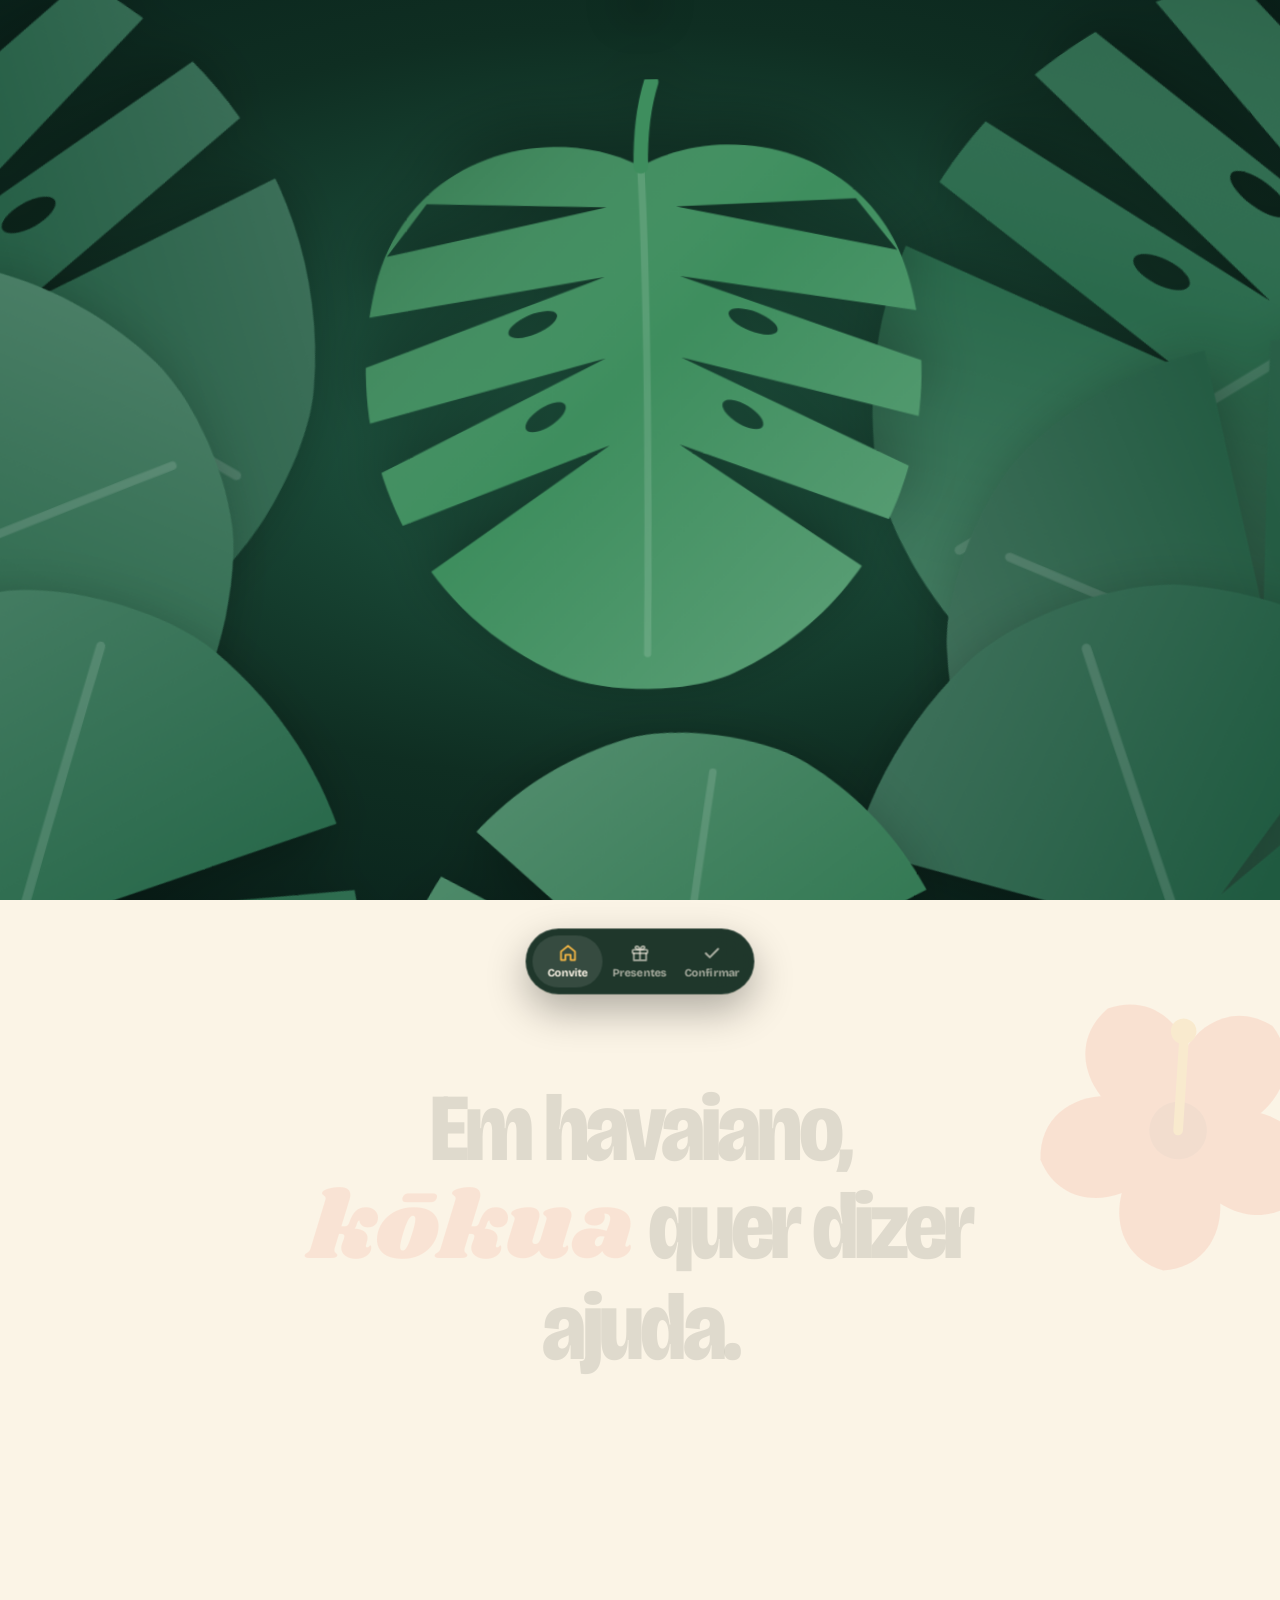
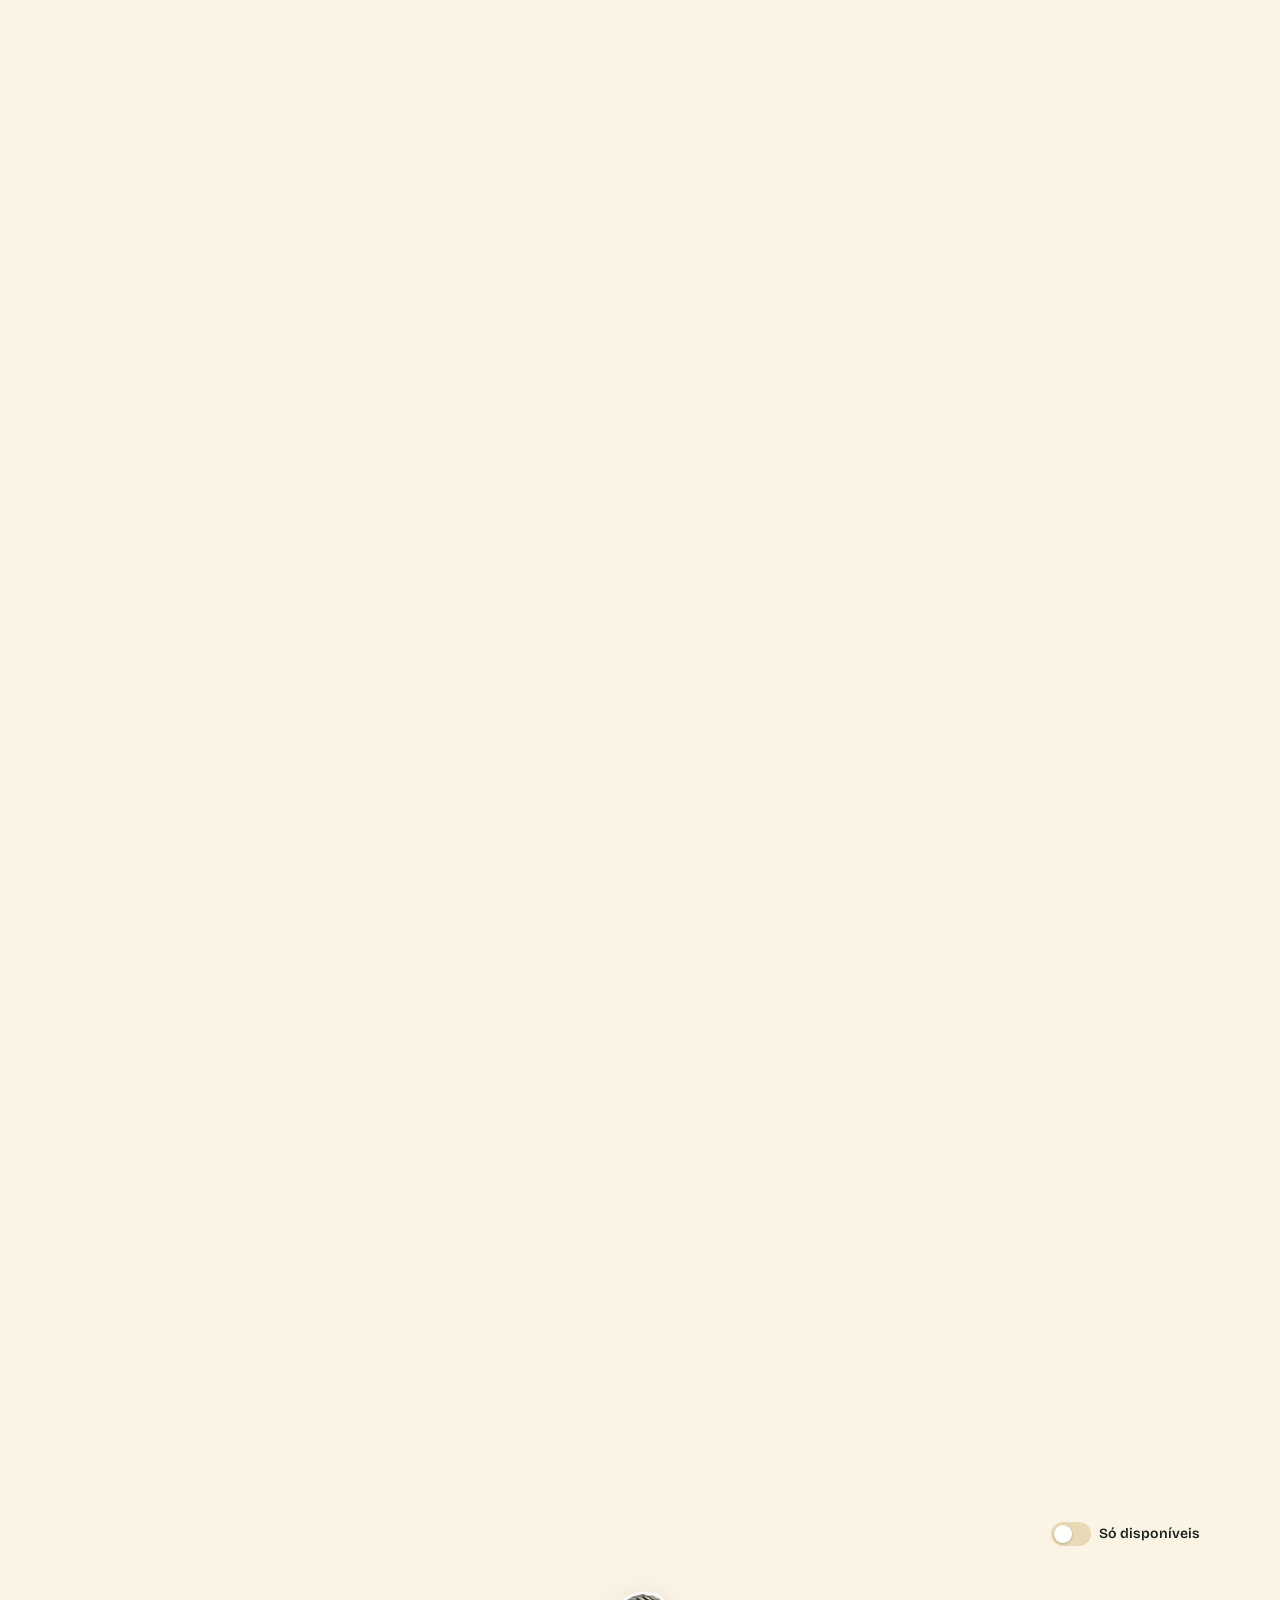
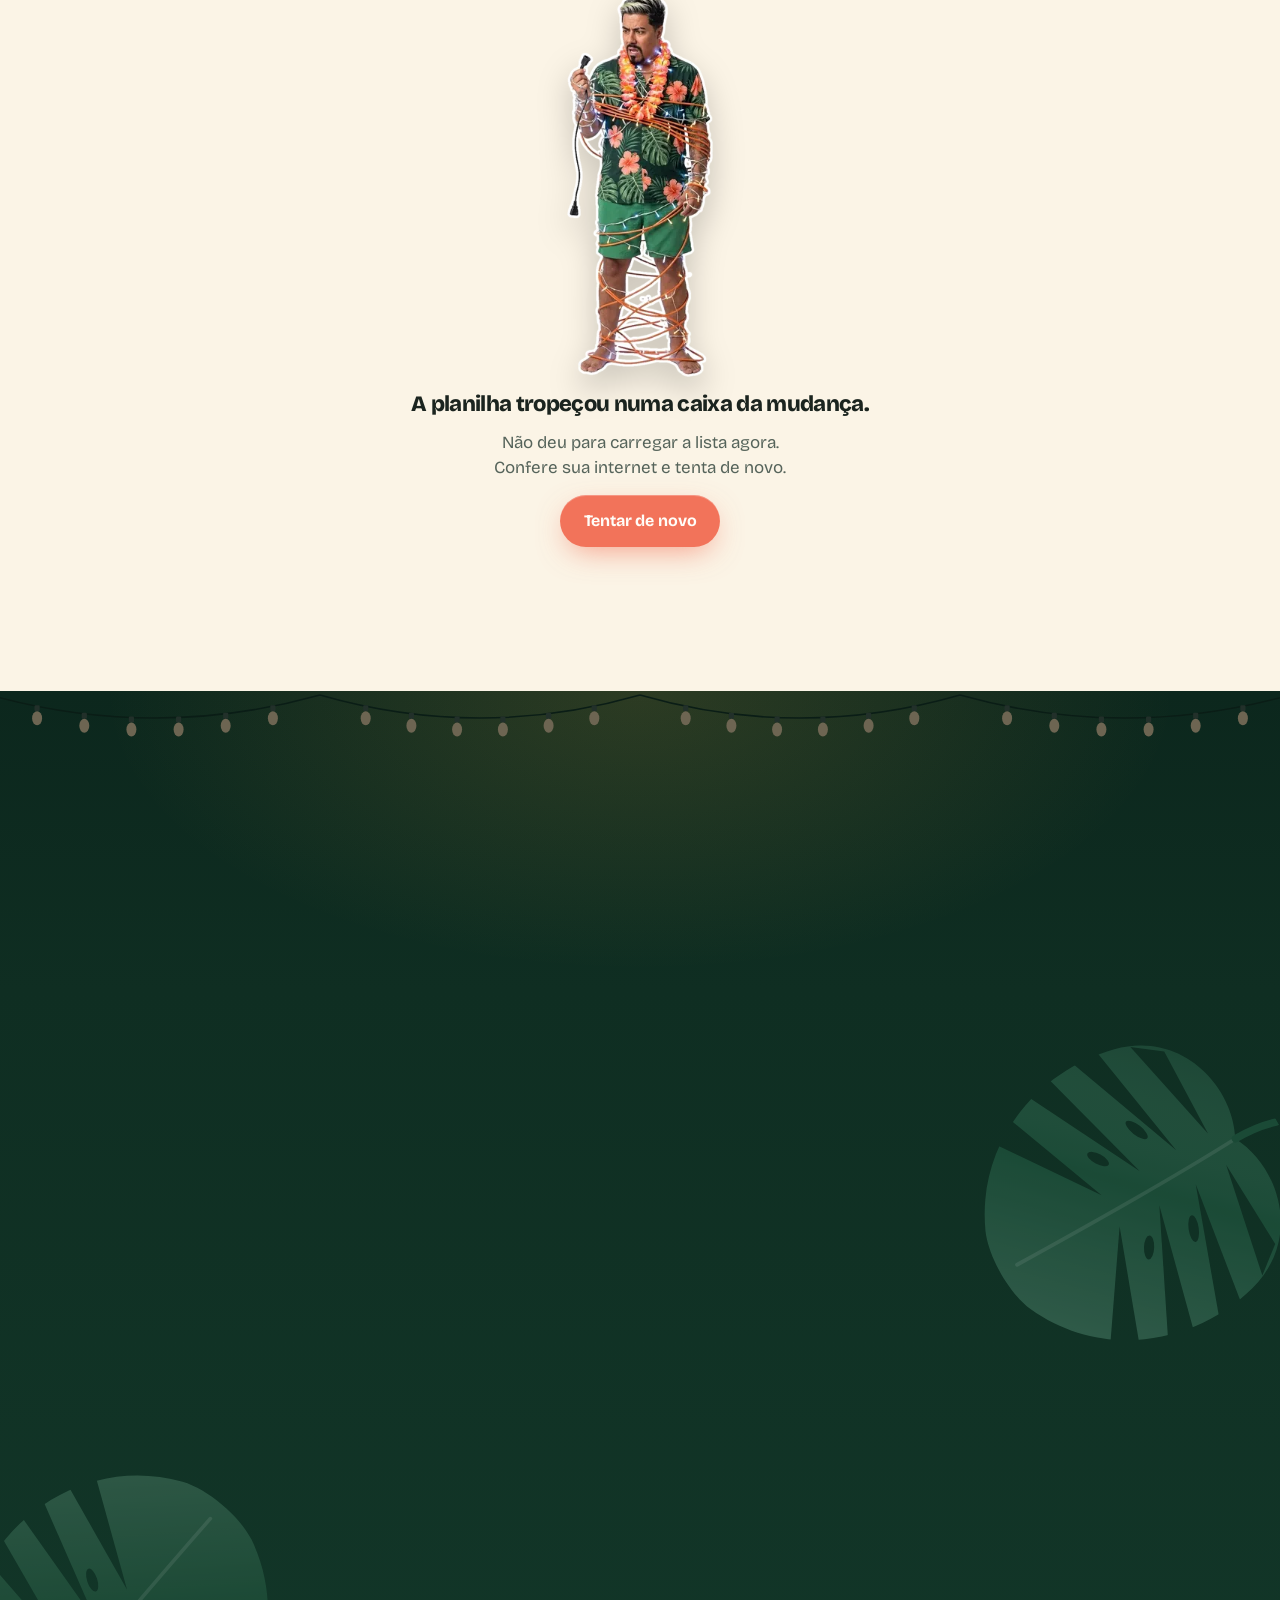
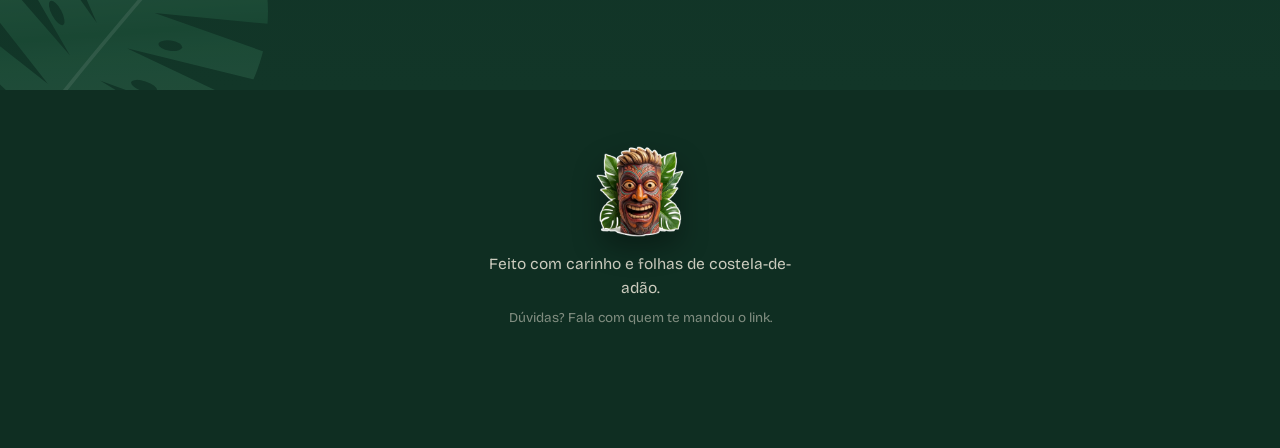
<file: index.html>
<!doctype html>
<html lang="pt-BR">
<head>
  <meta charset="utf-8">
  <meta name="viewport" content="width=device-width, initial-scale=1, viewport-fit=cover">
  <title>Luau da Casa Nova do Vinícius</title>
  <meta name="description" content="Chá de casa nova do Vinícius. Sábado, 24/10, às 15h. Confirme presença e escolha um presente.">
  <meta name="theme-color" content="#0f2e22">

  <meta property="og:type" content="website">
  <meta property="og:locale" content="pt_BR">
  <meta property="og:site_name" content="Luau da Casa Nova">
  <meta property="og:title" content="Vinícius tem casa nova 🌺">
  <meta property="og:description" content="Luau da Casa Nova · Sábado, 24/10, às 15h. Confirme presença e escolha um presente antes que peguem o melhor.">
  <meta property="og:url" content="https://vartzzz.github.io/Convite-vinicius/">
  <meta property="og:image" content="https://vartzzz.github.io/Convite-vinicius/assets/img/og.jpg">
  <meta property="og:image:type" content="image/jpeg">
  <meta property="og:image:width" content="1200">
  <meta property="og:image:height" content="630">
  <meta property="og:image:alt" content="Vinícius de camisa havaiana surfando numa caixa de mudança">
  <meta name="twitter:card" content="summary_large_image">

  <link rel="icon" type="image/png" sizes="64x64" href="assets/img/favicon-64.png">
  <link rel="apple-touch-icon" href="assets/img/apple-touch-icon.png">

  <link rel="preload" href="assets/fonts/bricolage-grotesque-latin-standard-normal.woff2" as="font" type="font/woff2" crossorigin>
  <link rel="preload" href="assets/fonts/shrikhand-latin-400-normal.woff2" as="font" type="font/woff2" crossorigin>
  <link rel="preload" href="assets/img/caixas-sm.webp" as="image">
  <link rel="stylesheet" href="assets/css/style.css">
</head>
<body class="is-loading">

  <!-- Símbolos SVG reutilizados (folhas, flor, ícones) -->
  <svg width="0" height="0" style="position:absolute" aria-hidden="true" focusable="false">
    <defs>
      <mask id="monstera-cortes" maskUnits="userSpaceOnUse" x="0" y="0" width="200" height="220">
        <rect width="200" height="220" fill="#fff"/>
        <g fill="#000">
          <path d="M24 50 L88 94 L13 66 Z"/>
          <path d="M6 84 L87 124 L3 102 Z"/>
          <path d="M2 121 L87 152 L5 139 Z"/>
          <path d="M12 160 L88 176 L26 178 Z"/>
          <path d="M176 50 L112 94 L187 66 Z"/>
          <path d="M194 84 L113 124 L197 102 Z"/>
          <path d="M198 121 L113 152 L195 139 Z"/>
          <path d="M188 160 L112 176 L174 178 Z"/>
          <ellipse cx="66" cy="104" rx="8" ry="3.4" transform="rotate(32 66 104)"/>
          <ellipse cx="62" cy="136" rx="9" ry="3.4" transform="rotate(22 62 136)"/>
          <ellipse cx="134" cy="104" rx="8" ry="3.4" transform="rotate(-32 134 104)"/>
          <ellipse cx="138" cy="136" rx="9" ry="3.4" transform="rotate(-22 138 136)"/>
        </g>
      </mask>
      <linearGradient id="folha-brilho" x1="0" y1="0" x2="1" y2="1">
        <stop offset="0" stop-color="#fff" stop-opacity=".18"/>
        <stop offset=".55" stop-color="#fff" stop-opacity="0"/>
        <stop offset="1" stop-color="#000" stop-opacity=".18"/>
      </linearGradient>
      <symbol id="monstera" viewBox="0 0 200 220">
        <g mask="url(#monstera-cortes)">
          <path fill="currentColor" d="M100 190 C70 206 20 196 8 150 C-5 100 15 40 70 15 C86 8 114 8 130 15 C185 40 205 100 192 150 C180 196 130 206 100 190 Z"/>
          <path fill="url(#folha-brilho)" d="M100 190 C70 206 20 196 8 150 C-5 100 15 40 70 15 C86 8 114 8 130 15 C185 40 205 100 192 150 C180 196 130 206 100 190 Z"/>
          <path d="M100 190 C98 140 99 70 100 22" fill="none" stroke="#fff" stroke-opacity=".13" stroke-width="2.5" stroke-linecap="round"/>
        </g>
        <path d="M100 190 C100 200 99 210 96 219" fill="none" stroke="currentColor" stroke-width="5" stroke-linecap="round"/>
      </symbol>
      <symbol id="hibisco" viewBox="0 0 100 100">
        <g fill="currentColor">
          <path d="M50 50 C30 40 28 10 50 6 C72 10 70 40 50 50Z"/>
          <path d="M50 50 C30 40 28 10 50 6 C72 10 70 40 50 50Z" transform="rotate(72 50 50)"/>
          <path d="M50 50 C30 40 28 10 50 6 C72 10 70 40 50 50Z" transform="rotate(144 50 50)"/>
          <path d="M50 50 C30 40 28 10 50 6 C72 10 70 40 50 50Z" transform="rotate(216 50 50)"/>
          <path d="M50 50 C30 40 28 10 50 6 C72 10 70 40 50 50Z" transform="rotate(288 50 50)"/>
        </g>
        <circle cx="50" cy="50" r="9" fill="#000" opacity=".22"/>
        <path d="M50 50 L66 26" stroke="#f2b544" stroke-width="3" stroke-linecap="round"/>
        <circle cx="67" cy="24" r="4" fill="#f2b544"/>
      </symbol>
      <symbol id="i-cadeado" viewBox="0 0 24 24"><g fill="none" stroke="currentColor" stroke-width="2" stroke-linecap="round" stroke-linejoin="round"><rect x="4.5" y="10.5" width="15" height="10" rx="2.5"/><path class="haste" d="M8 10.5V7.5a4 4 0 0 1 8 0v3"/></g></symbol>
      <symbol id="i-pin" viewBox="0 0 24 24"><g fill="none" stroke="currentColor" stroke-width="2" stroke-linecap="round" stroke-linejoin="round"><path d="M12 21s7-6.1 7-11.5A7 7 0 0 0 5 9.5C5 14.9 12 21 12 21z"/><circle cx="12" cy="9.5" r="2.5"/></g></symbol>
      <symbol id="i-nav" viewBox="0 0 24 24"><path fill="none" stroke="currentColor" stroke-width="2" stroke-linejoin="round" d="M3.5 11 20 4l-7 16.5-2-7.5z"/></symbol>
      <symbol id="i-agenda" viewBox="0 0 24 24"><g fill="none" stroke="currentColor" stroke-width="2" stroke-linecap="round"><rect x="3.5" y="5" width="17" height="15.5" rx="3"/><path d="M3.5 10h17M8 3v4M16 3v4"/></g></symbol>
      <symbol id="i-presente" viewBox="0 0 24 24"><g fill="none" stroke="currentColor" stroke-width="2" stroke-linecap="round" stroke-linejoin="round"><rect x="3.5" y="8.5" width="17" height="4" rx="1"/><path d="M5 12.5v8h14v-8M12 8.5v12M12 8.5S10.5 4 8 4.5 6.5 8.5 12 8.5zM12 8.5S13.5 4 16 4.5s1.5 4-4 4z"/></g></symbol>
      <symbol id="i-check" viewBox="0 0 24 24"><path fill="none" stroke="currentColor" stroke-width="2.4" stroke-linecap="round" stroke-linejoin="round" d="m5 12.5 4.5 4.5L19 7.5"/></symbol>
      <symbol id="i-casa" viewBox="0 0 24 24"><path fill="none" stroke="currentColor" stroke-width="2" stroke-linejoin="round" d="M4 10.5 12 4l8 6.5V20h-5v-6H9v6H4z"/></symbol>
      <symbol id="i-seta" viewBox="0 0 24 24"><path fill="none" stroke="currentColor" stroke-width="2" stroke-linecap="round" stroke-linejoin="round" d="M12 5v14M6 13l6 6 6-6"/></symbol>
      <symbol id="i-desfazer" viewBox="0 0 24 24"><path fill="none" stroke="currentColor" stroke-width="2" stroke-linecap="round" stroke-linejoin="round" d="M9 14 4 9l5-5M4 9h10.5a5.5 5.5 0 0 1 0 11H11"/></symbol>
    </defs>
  </svg>

  <!-- Abertura / carregamento -->
  <div class="loader" id="loader" aria-live="polite">
    <div class="loader-folhas" aria-hidden="true">
      <svg class="lf lf-1"><use href="#monstera"/></svg>
      <svg class="lf lf-2"><use href="#monstera"/></svg>
      <svg class="lf lf-3"><use href="#monstera"/></svg>
      <svg class="lf lf-4"><use href="#monstera"/></svg>
      <svg class="lf lf-5"><use href="#monstera"/></svg>
      <svg class="lf lf-6"><use href="#monstera"/></svg>
      <svg class="lf lf-7"><use href="#monstera"/></svg>
      <svg class="lf lf-8"><use href="#monstera"/></svg>
    </div>
    <div class="loader-centro">
      <img class="loader-figurinha" src="assets/img/caixas-sm.webp" alt="" width="300" height="520">
      <p class="loader-frase" id="loader-frase">Procurando a chave…</p>
      <div class="loader-pontos" aria-hidden="true"><i></i><i></i><i></i></div>
    </div>
  </div>

  <div class="demo-aviso" id="demo-aviso" hidden><span>Teste: nada é salvo</span><button type="button" id="demo-recomecar">Recomeçar teste</button></div>

  <main id="conteudo">

    <!-- HERO -->
    <section class="hero" id="inicio">
      <svg class="varal" id="varal-hero" aria-hidden="true"></svg>
      <div class="hero-folhas" aria-hidden="true">
        <svg class="hf hf-1"><use href="#monstera"/></svg>
        <svg class="hf hf-2"><use href="#monstera"/></svg>
        <svg class="hf hf-3"><use href="#monstera"/></svg>
        <svg class="hf hf-4"><use href="#monstera"/></svg>
      </div>

      <div class="hero-grid">
        <div class="hero-texto">
          <p class="selo" data-hero><svg class="selo-flor"><use href="#hibisco"/></svg>Chá de casa nova · edição luau</p>
          <h1 class="hero-titulo" data-hero-title>
            <span class="linha">Vinícius</span>
            <span class="linha">tem <em>casa nova.</em></span>
          </h1>
          <p class="hero-sub" data-hero>Agora só falta o resto. E é aí que você entra.</p>
          <p class="hero-data" data-hero>
            <span id="hero-data-texto">Sábado, 24 de outubro</span>
            <span class="ponto" aria-hidden="true"></span>
            <span id="hero-hora-texto">15h</span>
          </p>
          <div class="hero-acoes" data-hero>
            <a class="btn btn-coral" href="#lista" data-ir><svg class="ic"><use href="#i-presente"/></svg>Ver a lista de presentes</a>
            <a class="btn btn-vidro" href="#confirmar" data-ir>Confirmar presença</a>
          </div>
        </div>

        <div class="hero-visual" aria-hidden="true">
          <div class="surf">
            <div class="surf-sombra"></div>
            <img class="surf-fig" src="assets/img/surfista.webp" srcset="assets/img/surfista-sm.webp 366w, assets/img/surfista.webp 660w" sizes="(max-width: 700px) 70vw, 420px" alt="" width="660" height="935" fetchpriority="high">
            <svg class="onda onda-tras" viewBox="0 0 1200 120" preserveAspectRatio="none"><path d="M0 60 C100 20 200 20 300 60 S500 100 600 60 S800 20 900 60 S1100 100 1200 60 V120 H0Z"/></svg>
            <svg class="onda onda-frente" viewBox="0 0 1200 120" preserveAspectRatio="none"><path d="M0 70 C100 35 200 35 300 70 S500 105 600 70 S800 35 900 70 S1100 105 1200 70 V120 H0Z"/><path class="espuma" d="M0 70 C100 35 200 35 300 70 S500 105 600 70 S800 35 900 70 S1100 105 1200 70"/></svg>
          </div>
        </div>
      </div>

      <a class="rolar" href="#kokua" data-ir aria-label="Rolar para baixo"><svg class="ic"><use href="#i-seta"/></svg></a>
    </section>

    <!-- KŌKUA -->
    <section class="kokua" id="kokua">
      <div class="kokua-flor" aria-hidden="true"><svg><use href="#hibisco"/></svg></div>
      <p class="kokua-frase" id="kokua-frase">Em havaiano, <strong class="kokua-palavra">kōkua</strong> quer dizer <strong>ajuda</strong>.</p>
      <p class="kokua-nota" data-reveal>Guarda essa palavra. Ela vai fazer sentido mais pra frente.</p>
    </section>

    <!-- QUANDO E ONDE -->
    <section class="secao quando" id="quando">
      <header class="secao-topo" data-reveal>
        <p class="sobretitulo">Quando e onde</p>
        <h2 class="titulo-script">Anota aí</h2>
      </header>

      <div class="cartoes">
        <article class="cartao cartao-data" data-reveal>
          <p class="rotulo">Dia</p>
          <p class="data-grande"><span id="dia-num">24</span><span class="mes" id="dia-mes">out</span></p>
          <p class="cartao-pe" id="dia-semana">Sábado</p>
        </article>
        <article class="cartao cartao-hora" data-reveal>
          <p class="rotulo">Horário</p>
          <p class="data-grande" id="hora-num">15h</p>
          <p class="cartao-pe">O luau não espera ninguém.</p>
        </article>
        <article class="cartao cartao-endereco" data-reveal>
          <p class="rotulo"><svg class="ic"><use href="#i-pin"/></svg> Endereço</p>
          <p class="endereco" id="endereco-texto">Endereço em breve</p>
          <p class="endereco-sub" id="endereco-sub"></p>
          <p class="trava" id="trava-local"><svg class="ic"><use href="#i-cadeado"/></svg> O nome do lugar e o mapa aparecem quando você confirmar presença.</p>
        </article>
      </div>

      <article class="contagem" data-reveal>
        <img class="contagem-tiki" src="assets/img/tiki-sm.webp" alt="Vinícius em versão máscara tiki" width="500" height="520" loading="lazy">
        <div class="contagem-corpo">
          <p class="rotulo rotulo-claro">Contagem regressiva</p>
          <div class="relogio" id="relogio" role="timer" aria-live="off">
            <div class="relogio-bloco"><span class="relogio-num" data-unidade="dias">00</span><span class="relogio-rot">dias</span></div>
            <div class="relogio-bloco"><span class="relogio-num" data-unidade="horas">00</span><span class="relogio-rot">horas</span></div>
            <div class="relogio-bloco"><span class="relogio-num" data-unidade="min">00</span><span class="relogio-rot">min</span></div>
            <div class="relogio-bloco"><span class="relogio-num" data-unidade="seg">00</span><span class="relogio-rot">seg</span></div>
          </div>
        </div>
        <p class="contagem-frase" id="contagem-frase"></p>
      </article>
    </section>

    <!-- LISTA -->
    <section class="secao lista" id="lista">
      <header class="secao-topo" data-reveal>
        <p class="sobretitulo">Lista de presentes</p>
        <h2 class="titulo-script">Escolhe um aí</h2>
      </header>

      <aside class="recado" data-reveal aria-label="Recado do Vinícius">
        <p class="recado-titulo"><svg class="recado-flor" aria-hidden="true"><use href="#hibisco"/></svg>Recado do Vinícius</p>
        <p class="recado-texto">Essa lista é <strong>só uma sugestão</strong> do que está faltando por aqui. Escolhe um item se fizer sentido pra você, ou <strong>leva outra coisa, do jeito que der</strong>. <strong>Ninguém precisa se apertar</strong> pra comprar nada específico: o que vier de coração já me deixa feliz demais. Obrigado pela força nessa casa nova!</p>
        <p class="recado-assinatura">Vinícius</p>
      </aside>

      <p class="secao-texto lista-como" data-reveal>Escolheu um item? Reserva aqui e ninguém mais pega o mesmo. E fica tranquilo: ninguém vê quem deu o quê.</p>

      <div class="progresso" data-reveal>
        <div class="progresso-texto"><strong id="progresso-num">0 de 0</strong> presentes já garantidos</div>
        <div class="progresso-barra"><span id="progresso-barra"></span></div>
      </div>

      <div class="filtros" id="filtros">
        <div class="chips" id="chips" role="tablist" aria-label="Categorias"></div>
        <label class="so-livres"><input type="checkbox" data-so-livres><span class="interruptor" aria-hidden="true"></span>Só disponíveis</label>
      </div>
      <div class="filtro-movel">
        <label class="so-livres"><input type="checkbox" data-so-livres><span class="interruptor" aria-hidden="true"></span>Mostrar só o que está disponível</label>
      </div>

      <div class="categorias" id="categorias" aria-live="polite">
        <div class="lista-carregando" id="lista-carregando">
          <div class="esqueleto"></div><div class="esqueleto"></div><div class="esqueleto"></div>
        </div>
      </div>
    </section>

    <!-- CONFIRMAR -->
    <section class="confirmar" id="confirmar">
      <svg class="varal varal-baixo" id="varal-rsvp" aria-hidden="true"></svg>
      <div class="confirmar-folhas" aria-hidden="true">
        <svg class="cf cf-1"><use href="#monstera"/></svg>
        <svg class="cf cf-2"><use href="#monstera"/></svg>
      </div>

      <header class="secao-topo secao-topo-claro" data-reveal>
        <p class="sobretitulo">Confirmação de presença</p>
        <h2 class="titulo-script">Bora pro luau?</h2>
      </header>

      <div class="rsvp" id="rsvp">
        <form class="rsvp-form" id="rsvp-form" novalidate data-reveal>
          <label class="campo">
            <span class="campo-rotulo">Seu nome</span>
            <input type="text" name="nome" id="rsvp-nome" autocomplete="name" maxlength="60" placeholder="Como o Vinícius te chama" required>
          </label>

          <fieldset class="escolha" id="rsvp-escolha">
            <legend class="campo-rotulo">E aí, vai?</legend>
            <label class="escolha-op"><input type="radio" name="vai" value="sim" checked><span>Vou com certeza</span></label>
            <label class="escolha-op"><input type="radio" name="vai" value="nao"><span>Não vou poder ir</span></label>
            <span class="escolha-marcador" aria-hidden="true"></span>
          </fieldset>

          <div class="campo campo-acomp" id="campo-acomp">
            <span class="campo-rotulo">Vai levar alguém?</span>
            <div class="contador">
              <button type="button" class="contador-btn" data-delta="-1" aria-label="Menos um acompanhante">−</button>
              <output id="acomp-valor" aria-live="polite">0</output>
              <button type="button" class="contador-btn" data-delta="1" aria-label="Mais um acompanhante">+</button>
              <span class="contador-legenda" id="acomp-legenda">Só eu mesmo</span>
            </div>
          </div>

          <label class="campo">
            <span class="campo-rotulo">Recado para o Vinícius <em>(opcional)</em></span>
            <textarea name="recado" id="rsvp-recado" rows="3" maxlength="500" placeholder="Parabéns, já pode me chamar para o churrasco…"></textarea>
          </label>

          <p class="form-erro" id="rsvp-erro" role="alert"></p>
          <button class="btn btn-coral btn-largo" type="submit" id="rsvp-enviar"><span>Confirmar</span></button>
        </form>

        <div class="rsvp-feito" id="rsvp-feito" hidden></div>
      </div>
    </section>

    <footer class="rodape">
      <img src="assets/img/tiki-sm.webp" alt="" width="500" height="520" loading="lazy" class="rodape-tiki">
      <p>Feito com carinho e folhas de costela-de-adão.</p>
      <p class="rodape-sub">Dúvidas? Fala com quem te mandou o link.</p>
    </footer>
  </main>

  <!-- Navegação flutuante -->
  <nav class="nav" id="nav" aria-label="Seções">
    <a href="#inicio" data-ir data-nav="inicio"><svg class="ic"><use href="#i-casa"/></svg><span>Convite</span></a>
    <a href="#lista" data-ir data-nav="lista"><svg class="ic"><use href="#i-presente"/></svg><span>Presentes</span></a>
    <a href="#confirmar" data-ir data-nav="confirmar"><svg class="ic"><use href="#i-check"/></svg><span>Confirmar</span></a>
  </nav>

  <!-- Janela inferior (reservar, sucesso, conflito, erro…) -->
  <dialog class="folha" id="folha" aria-labelledby="folha-titulo">
    <div class="folha-cartao" tabindex="-1" autofocus>
      <div class="folha-alca" aria-hidden="true"></div>
      <div class="folha-conteudo" id="folha-conteudo"></div>
    </div>
  </dialog>

  <div class="carimbo-modelo" hidden>
    <div class="carimbo" aria-hidden="true"><span>Reservado</span></div>
  </div>

  <div class="toast" id="toast" role="status" aria-live="polite"></div>

  <script src="assets/js/config.js"></script>
  <script src="assets/vendor/gsap.min.js" defer></script>
  <script src="assets/vendor/ScrollTrigger.min.js" defer></script>
  <script src="assets/vendor/SplitText.min.js" defer></script>
  <script src="assets/vendor/lenis.min.js" defer></script>
  <script src="assets/vendor/confetti.js" defer></script>
  <script src="assets/js/lista-demo.js" defer></script>
  <script src="assets/js/api.js" defer></script>
  <script src="assets/js/app.js" defer></script>
</body>
</html>
</file>
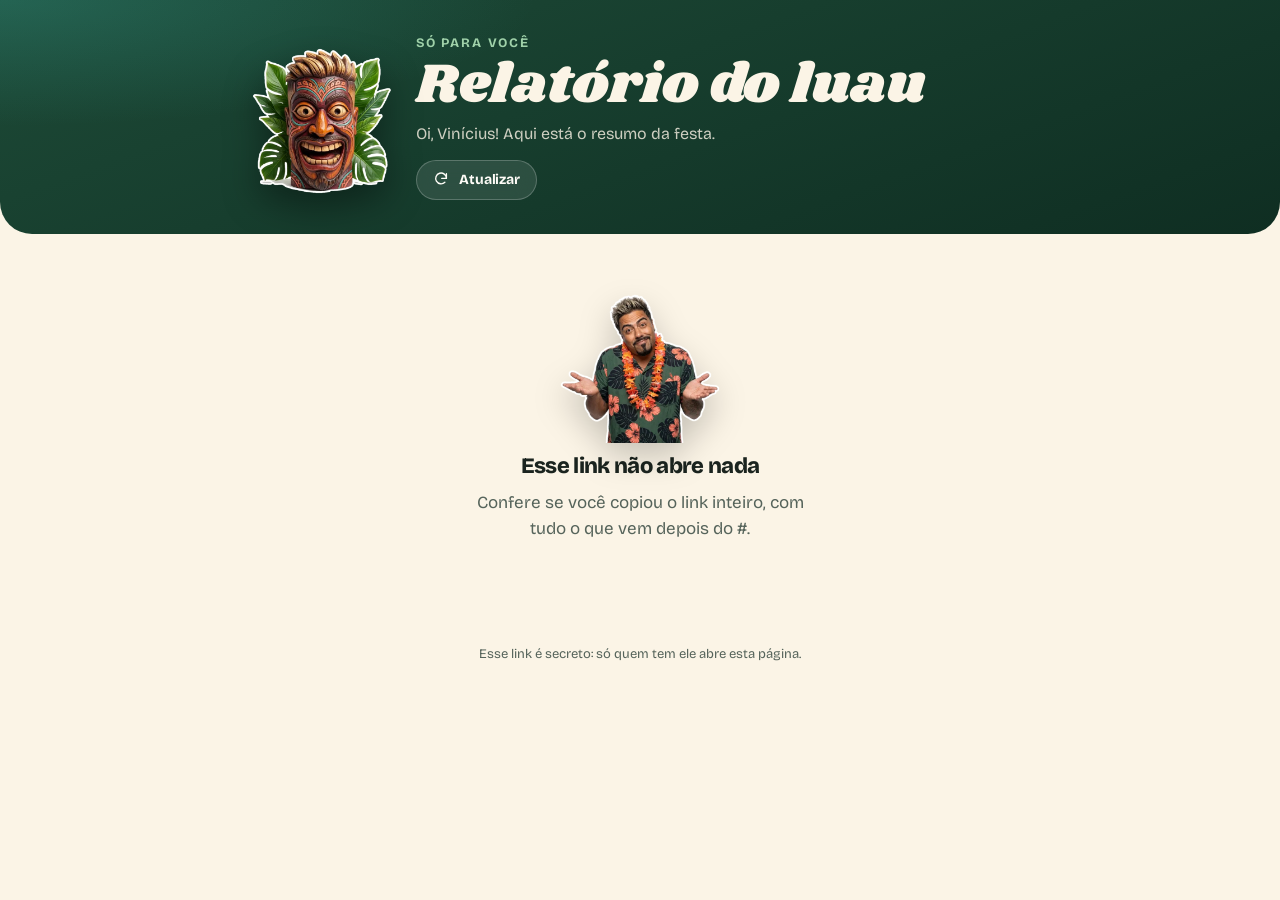
<file: relatorio.html>
<!doctype html>
<html lang="pt-BR">
<head>
  <meta charset="utf-8">
  <meta name="viewport" content="width=device-width, initial-scale=1, viewport-fit=cover">
  <meta name="robots" content="noindex, nofollow, noarchive">
  <meta name="referrer" content="no-referrer">
  <title>Relatório do luau</title>
  <meta name="theme-color" content="#0f2e22">
  <link rel="icon" type="image/png" sizes="64x64" href="assets/img/favicon-64.png">
  <link rel="apple-touch-icon" href="assets/img/apple-touch-icon.png">
  <link rel="preload" href="assets/fonts/bricolage-grotesque-latin-standard-normal.woff2" as="font" type="font/woff2" crossorigin>
  <link rel="preload" href="assets/fonts/shrikhand-latin-400-normal.woff2" as="font" type="font/woff2" crossorigin>
  <link rel="stylesheet" href="assets/css/style.css">
  <link rel="stylesheet" href="assets/css/relatorio.css">
</head>
<body class="rel">
  <svg width="0" height="0" style="position:absolute" aria-hidden="true" focusable="false">
    <defs>
      <symbol id="i-atualizar" viewBox="0 0 24 24"><path fill="none" stroke="currentColor" stroke-width="2" stroke-linecap="round" stroke-linejoin="round" d="M20 11a8 8 0 1 0-2.3 5.7M20 4v7h-7"/></symbol>
      <symbol id="i-presente" viewBox="0 0 24 24"><g fill="none" stroke="currentColor" stroke-width="2" stroke-linecap="round" stroke-linejoin="round"><rect x="3.5" y="8.5" width="17" height="4" rx="1"/><path d="M5 12.5v8h14v-8M12 8.5v12M12 8.5S10.5 4 8 4.5 6.5 8.5 12 8.5zM12 8.5S13.5 4 16 4.5s1.5 4-4 4z"/></g></symbol>
    </defs>
  </svg>

  <div class="demo-aviso" id="demo-aviso" hidden><span>Exemplo: a planilha ainda não está ligada</span></div>

  <header class="rel-topo">
    <img class="rel-tiki" src="assets/img/tiki-sm.webp" alt="" width="500" height="520">
    <div class="rel-topo-texto">
      <p class="sobretitulo rel-sobre">Só para você</p>
      <h1 class="rel-titulo">Relatório do luau</h1>
      <p class="rel-sub" id="rel-sub">Oi, Vinícius! Aqui está o resumo da festa.</p>
      <div class="rel-acoes">
        <button class="btn btn-vidro rel-atualizar" type="button" id="rel-atualizar"><svg class="ic"><use href="#i-atualizar"/></svg><span>Atualizar</span></button>
        <span class="rel-hora" id="rel-hora"></span>
      </div>
    </div>
  </header>

  <main class="rel-conteudo" id="rel-conteudo" aria-live="polite">
    <div class="rel-estado" id="rel-estado">
      <div class="rel-carregando"><i></i><i></i><i></i></div>
      <p>Carregando o relatório…</p>
    </div>
  </main>

  <footer class="rel-rodape">
    <p>Esse link é secreto: só quem tem ele abre esta página.</p>
  </footer>

  <script src="assets/js/config.js"></script>
  <script src="assets/js/relatorio.js" defer></script>
</body>
</html>
</file>
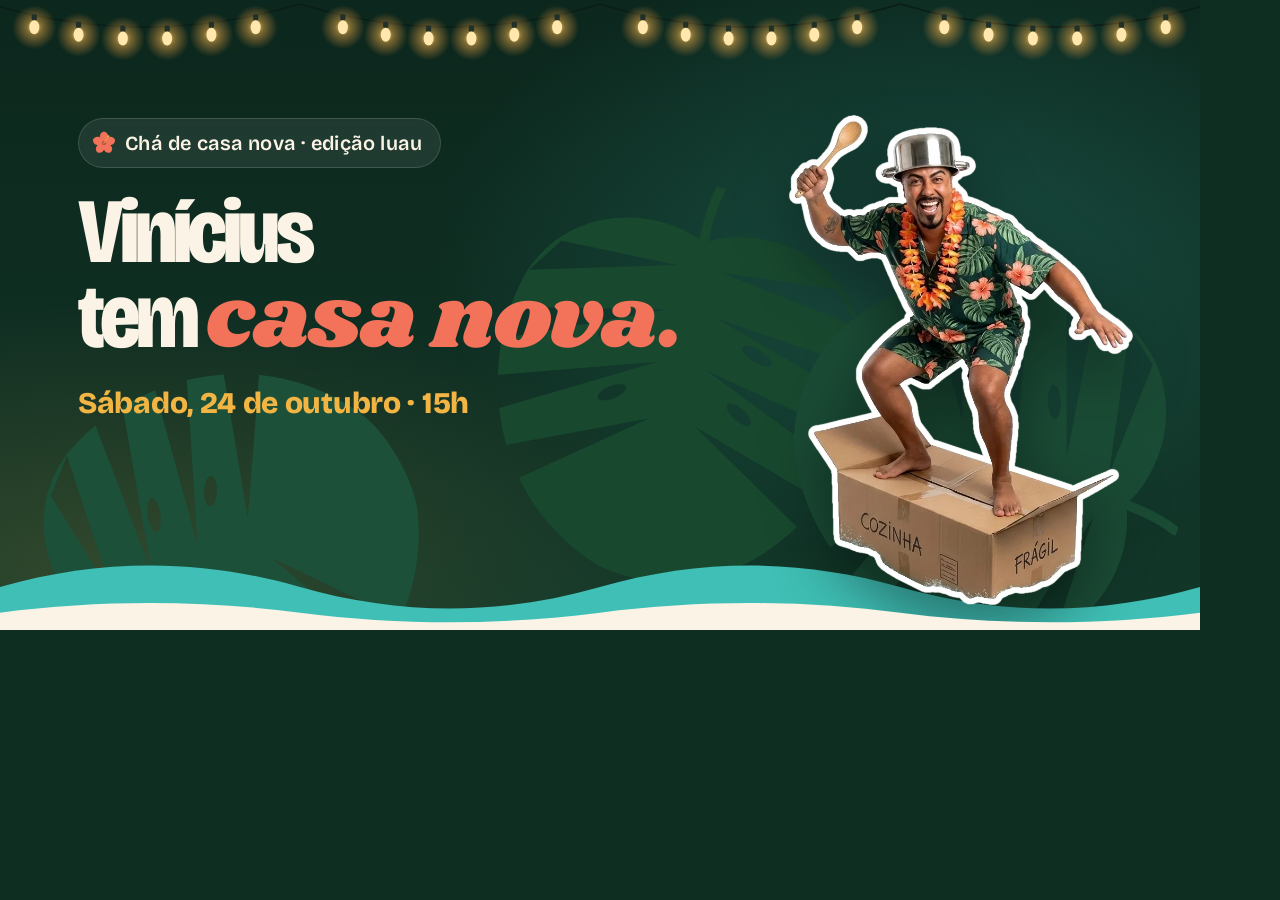
<file: ferramentas/previa-whatsapp.html>
<!doctype html>
<html lang="pt-BR">
<head>
<meta charset="utf-8">
<title>Prévia do WhatsApp</title>
<link rel="stylesheet" href="../assets/css/style.css">
<style>
  html, body { margin: 0; width: 1200px; height: 630px; overflow: hidden; background: #0f2e22; }
  .og { position: relative; width: 1200px; height: 630px; overflow: hidden; color: var(--areia);
    background: radial-gradient(60% 70% at 78% 40%, rgba(63,191,181,.22), transparent 70%),
                radial-gradient(70% 60% at 10% 90%, rgba(242,181,68,.14), transparent 70%),
                linear-gradient(180deg, #0c271d, #0f2e22 50%, #12382a); }
  .og .varal { height: 84px; }
  .folha { position: absolute; width: 380px; height: 418px; color: #1d5039; transform-origin: 50% 95%; }
  .f1 { left: -120px; top: 250px; transform: rotate(60deg); }
  .f2 { left: 520px; top: -190px; transform: rotate(-170deg); color: #18492f; }
  .f3 { right: -150px; top: 120px; transform: rotate(-70deg); color: #1a4b35; }
  .texto { position: absolute; left: 78px; top: 118px; width: 760px; }
  .selo { font-size: 20px; padding: 9px 18px 9px 12px; }
  .selo svg { width: 26px; height: 26px; }
  h1 { margin: 22px 0 20px; font-size: 92px; font-weight: 800; font-stretch: 82%; line-height: .92; letter-spacing: -.045em; }
  h1 em { font-family: var(--fonte-script); font-style: normal; font-weight: 400; color: var(--coral); font-size: .95em; letter-spacing: -.01em; }
  .data { font-size: 30px; font-weight: 800; color: var(--mostarda); letter-spacing: -.01em; }
  .sub { margin-top: 10px; font-size: 24px; color: rgba(251,244,230,.8); }
  .fig { position: absolute; right: 64px; bottom: 22px; width: 350px; filter: drop-shadow(0 26px 30px rgba(0,0,0,.4)); z-index: 2; }
  .onda { position: absolute; left: 0; width: 100%; animation: none; }
  .o1 { bottom: 0; height: 86px; fill: var(--turquesa); z-index: 1; }
  .o2 { bottom: -1px; height: 44px; fill: var(--areia); z-index: 3; }
</style>
</head>
<body>
<svg width="0" height="0" style="position:absolute">
  <defs>
    <mask id="monstera-cortes" maskUnits="userSpaceOnUse" x="0" y="0" width="200" height="220">
      <rect width="200" height="220" fill="#fff"/>
      <g fill="#000">
        <path d="M24 50 L88 94 L13 66 Z"/><path d="M6 84 L87 124 L3 102 Z"/><path d="M2 121 L87 152 L5 139 Z"/><path d="M12 160 L88 176 L26 178 Z"/>
        <path d="M176 50 L112 94 L187 66 Z"/><path d="M194 84 L113 124 L197 102 Z"/><path d="M198 121 L113 152 L195 139 Z"/><path d="M188 160 L112 176 L174 178 Z"/>
        <ellipse cx="66" cy="104" rx="8" ry="3.4" transform="rotate(32 66 104)"/><ellipse cx="62" cy="136" rx="9" ry="3.4" transform="rotate(22 62 136)"/>
        <ellipse cx="134" cy="104" rx="8" ry="3.4" transform="rotate(-32 134 104)"/><ellipse cx="138" cy="136" rx="9" ry="3.4" transform="rotate(-22 138 136)"/>
      </g>
    </mask>
    <symbol id="monstera" viewBox="0 0 200 220">
      <g mask="url(#monstera-cortes)"><path fill="currentColor" d="M100 190 C70 206 20 196 8 150 C-5 100 15 40 70 15 C86 8 114 8 130 15 C185 40 205 100 192 150 C180 196 130 206 100 190 Z"/></g>
      <path d="M100 190 C100 200 99 210 96 219" fill="none" stroke="currentColor" stroke-width="5" stroke-linecap="round"/>
    </symbol>
    <symbol id="hibisco" viewBox="0 0 100 100">
      <g fill="currentColor">
        <path d="M50 50 C30 40 28 10 50 6 C72 10 70 40 50 50Z"/><path d="M50 50 C30 40 28 10 50 6 C72 10 70 40 50 50Z" transform="rotate(72 50 50)"/>
        <path d="M50 50 C30 40 28 10 50 6 C72 10 70 40 50 50Z" transform="rotate(144 50 50)"/><path d="M50 50 C30 40 28 10 50 6 C72 10 70 40 50 50Z" transform="rotate(216 50 50)"/>
        <path d="M50 50 C30 40 28 10 50 6 C72 10 70 40 50 50Z" transform="rotate(288 50 50)"/>
      </g>
      <circle cx="50" cy="50" r="9" fill="#000" opacity=".22"/><path d="M50 50 L66 26" stroke="#f2b544" stroke-width="3" stroke-linecap="round"/><circle cx="67" cy="24" r="4" fill="#f2b544"/>
    </symbol>
  </defs>
</svg>
<div class="og">
  <svg class="varal" id="varal" style="width:1200px"></svg>
  <svg class="folha f1"><use href="#monstera"/></svg>
  <svg class="folha f2"><use href="#monstera"/></svg>
  <svg class="folha f3"><use href="#monstera"/></svg>
  <div class="texto">
    <p class="selo"><svg class="selo-flor"><use href="#hibisco"/></svg>Chá de casa nova · edição luau</p>
    <h1>Vinícius<br>tem <em>casa nova.</em></h1>
    <p class="data">Sábado, 24 de outubro · 15h</p>
  </div>
  <img class="fig" src="../assets/img/surfista.webp" alt="">
  <svg class="onda o1" viewBox="0 0 1200 120" preserveAspectRatio="none"><path d="M0 60 C100 20 200 20 300 60 S500 100 600 60 S800 20 900 60 S1100 100 1200 60 V120 H0Z"/></svg>
  <svg class="onda o2" viewBox="0 0 1200 120" preserveAspectRatio="none"><path d="M0 70 C100 35 200 35 300 70 S500 105 600 70 S800 35 900 70 S1100 105 1200 70 V120 H0Z"/></svg>
</div>
<script>
  // mesmo varal do site, já aceso
  const svg = document.getElementById('varal'), w = 1200, vaos = 4, lv = w / vaos;
  let d = '', lamp = [];
  for (let i = 0; i < vaos; i++) {
    const x0 = i * lv - (i === 0 ? 10 : 0), x1 = (i + 1) * lv + (i === vaos - 1 ? 10 : 0), cx = (x0 + x1) / 2, cy = 50;
    d += `M${x0} 4 Q${cx} ${cy} ${x1} 4 `;
    const n = Math.round(lv / 46);
    for (let j = 1; j < n; j++) { const t = j / n; lamp.push([(1-t)*(1-t)*x0 + 2*(1-t)*t*cx + t*t*x1, (1-t)*(1-t)*4 + 2*(1-t)*t*cy + t*t*4]); }
  }
  svg.setAttribute('viewBox', `0 0 ${w} 84`);
  svg.innerHTML = `<defs><radialGradient id="h"><stop offset="0" stop-color="#ffd27a" stop-opacity=".95"/><stop offset=".35" stop-color="#ffb84d" stop-opacity=".45"/><stop offset="1" stop-color="#ff9a3d" stop-opacity="0"/></radialGradient></defs><path class="fio" d="${d}"/>` +
    lamp.map(([x, y]) => `<g class="lampada acesa" transform="translate(${x} ${y})"><circle cx="0" cy="12" r="22" fill="url(#h)"/><rect class="soquete" x="-2.6" y="-1" width="5.2" height="6" rx="1.2"/><ellipse class="bulbo" cx="0" cy="12" rx="5" ry="7"/></g>`).join('');
</script>
</body>
</html>
</file>
<file: assets/css/style.css>
/* ==========================================================================
   Luau da Casa Nova do Vinícius
   ========================================================================== */

@font-face {
  font-family: 'Bricolage';
  src: url('../fonts/bricolage-grotesque-latin-standard-normal.woff2') format('woff2-variations'),
       url('../fonts/bricolage-grotesque-latin-standard-normal.woff2') format('woff2');
  font-weight: 200 800;
  font-stretch: 75% 100%;
  font-display: swap;
  unicode-range: U+0000-00FF, U+0131, U+0152-0153, U+02BB-02BC, U+02C6, U+02DA, U+02DC, U+0304, U+0308, U+0329, U+2000-206F, U+20AC, U+2122, U+2191, U+2193, U+2212, U+2215, U+FEFF, U+FFFD;
}
@font-face {
  font-family: 'Bricolage';
  src: url('../fonts/bricolage-grotesque-latin-ext-standard-normal.woff2') format('woff2-variations'),
       url('../fonts/bricolage-grotesque-latin-ext-standard-normal.woff2') format('woff2');
  font-weight: 200 800;
  font-stretch: 75% 100%;
  font-display: swap;
  unicode-range: U+0100-02BA, U+02BD-02C5, U+02C7-02CC, U+02CE-02D7, U+02DD-02FF, U+1D00-1DBF, U+1E00-1E9F, U+1EF2-1EFF, U+2020, U+20A0-20AB, U+20AD-20C0, U+2113, U+2C60-2C7F, U+A720-A7FF;
}
@font-face {
  font-family: 'Shrikhand';
  src: url('../fonts/shrikhand-latin-400-normal.woff2') format('woff2');
  font-weight: 400;
  font-display: swap;
  unicode-range: U+0000-00FF, U+0131, U+0152-0153, U+02BB-02BC, U+02C6, U+02DA, U+02DC, U+0304, U+0308, U+0329, U+2000-206F, U+20AC, U+2122, U+2191, U+2193, U+2212, U+2215, U+FEFF, U+FFFD;
}
@font-face {
  font-family: 'Shrikhand';
  src: url('../fonts/shrikhand-latin-ext-400-normal.woff2') format('woff2');
  font-weight: 400;
  font-display: swap;
  unicode-range: U+0100-02BA, U+02BD-02C5, U+02C7-02CC, U+02CE-02D7, U+02DD-02FF, U+1D00-1DBF, U+1E00-1E9F, U+1EF2-1EFF, U+2020, U+20A0-20AB, U+20AD-20C0, U+2113, U+2C60-2C7F, U+A720-A7FF;
}

:root {
  --selva: #0f2e22;
  --selva-2: #15392b;
  --selva-3: #1d4a37;
  --folha: #2f6b4f;
  --folha-2: #3e8e5e;
  --folha-clara: #9fd1a9;
  --turquesa: #3fbfb5;
  --turquesa-2: #74d3cb;
  --turquesa-clara: #d3f1ec;
  --madeira: #c8762e;
  --mostarda: #f2b544;
  --coral: #f2735a;
  --coral-escuro: #d6503a;
  --coral-claro: #ffe6df;
  --areia: #fbf4e6;
  --areia-2: #f5ead3;
  --areia-3: #ead9b6;
  --branco: #fffdf8;
  --tinta: #1b241f;
  --tinta-suave: #56645b;
  --linha: rgba(27, 36, 31, 0.1);

  --fonte: 'Bricolage', ui-sans-serif, system-ui, -apple-system, 'Segoe UI', Roboto, sans-serif;
  --fonte-script: 'Shrikhand', 'Bricolage', Georgia, serif;

  --raio: 22px;
  --raio-g: 32px;
  --sombra: 0 1px 2px rgba(15, 46, 34, 0.05), 0 10px 30px rgba(15, 46, 34, 0.08);
  --sombra-g: 0 2px 6px rgba(15, 46, 34, 0.08), 0 30px 70px rgba(15, 46, 34, 0.2);
  --ease: cubic-bezier(0.2, 0.75, 0.2, 1);
  --gutter: clamp(16px, 5vw, 40px);
  --max: 1120px;
}

*, *::before, *::after { box-sizing: border-box; }

html {
  overflow-x: clip;
  -webkit-text-size-adjust: 100%;
  text-size-adjust: 100%;
  scroll-padding-top: 76px;
}
body.is-loading { overflow: hidden; }

body {
  margin: 0;
  font-family: var(--fonte);
  font-size: 17px;
  line-height: 1.5;
  color: var(--tinta);
  background: var(--areia);
  -webkit-font-smoothing: antialiased;
  -moz-osx-font-smoothing: grayscale;
  text-rendering: optimizeLegibility;
  overflow-x: hidden;
}

[hidden] { display: none !important; }
img { max-width: 100%; display: block; }
button { font: inherit; color: inherit; cursor: pointer; }
a { color: inherit; }
p { margin: 0; }
h1, h2, h3, h4 { margin: 0; line-height: 1.05; }
::selection { background: var(--coral); color: var(--branco); }

.ic { width: 1.15em; height: 1.15em; flex: none; }

/* Lenis */
html.lenis, html.lenis body { height: auto; }
.lenis.lenis-smooth { scroll-behavior: auto !important; }
.lenis.lenis-stopped { overflow: hidden; }

/* Revelações (só escondidas quando o JS está ativo) */
.js [data-reveal] { opacity: 0; transform: translateY(32px); }
.js.sem-animacao [data-reveal], .js.sem-animacao .item { opacity: 1 !important; transform: none !important; }

/* ==========================================================================
   Botões
   ========================================================================== */

.btn {
  --btn-bg: var(--tinta);
  --btn-fg: var(--branco);
  display: inline-flex;
  align-items: center;
  justify-content: center;
  gap: 10px;
  min-height: 52px;
  padding: 0 24px;
  border: 0;
  border-radius: 999px;
  background: var(--btn-bg);
  color: var(--btn-fg);
  font-size: 16px;
  font-weight: 700;
  letter-spacing: -0.01em;
  text-decoration: none;
  white-space: nowrap;
  transition: transform 0.35s var(--ease), box-shadow 0.35s var(--ease), background-color 0.25s;
  -webkit-tap-highlight-color: transparent;
  position: relative;
  isolation: isolate;
}
.btn:active { transform: scale(0.96); }
.btn:focus-visible, .btn-item:focus-visible, .chip:focus-visible, .nav a:focus-visible, .link:focus-visible {
  outline: 3px solid var(--turquesa);
  outline-offset: 3px;
}
.btn-coral {
  --btn-bg: var(--coral);
  box-shadow: 0 10px 30px -8px rgba(242, 115, 90, 0.7), inset 0 1px 0 rgba(255, 255, 255, 0.25);
}
@media (hover: hover) {
  .btn-coral:hover { --btn-bg: #f4826b; transform: translateY(-2px); box-shadow: 0 16px 36px -8px rgba(242, 115, 90, 0.8), inset 0 1px 0 rgba(255, 255, 255, 0.25); }
  .btn-vidro:hover { background: rgba(255, 255, 255, 0.18); }
  .btn-claro:hover { transform: translateY(-2px); }
}
.btn-vidro {
  --btn-bg: rgba(255, 255, 255, 0.1);
  border: 1px solid rgba(255, 255, 255, 0.22);
  -webkit-backdrop-filter: blur(10px);
  backdrop-filter: blur(10px);
}
.btn-claro { --btn-bg: var(--areia); --btn-fg: var(--selva); }
.btn-fantasma { --btn-bg: transparent; --btn-fg: var(--tinta); border: 1.5px solid var(--linha); }
.btn-largo { width: 100%; }
.btn[disabled], .btn.carregando { pointer-events: none; }
.btn.carregando > * { opacity: 0; }
.btn.carregando::after {
  content: '';
  position: absolute;
  width: 22px;
  height: 22px;
  border-radius: 50%;
  border: 2.5px solid currentColor;
  border-right-color: transparent;
  animation: girar 0.7s linear infinite;
}
.btn .rotulo-carregando { position: absolute; }

.link {
  background: none;
  border: 0;
  padding: 6px 2px;
  font-weight: 600;
  text-decoration: underline;
  text-underline-offset: 3px;
  text-decoration-thickness: 1.5px;
}

@keyframes girar { to { transform: rotate(360deg); } }

/* ==========================================================================
   Abertura
   ========================================================================== */

.loader {
  position: fixed;
  inset: 0;
  z-index: 200;
  display: grid;
  place-items: center;
  background: radial-gradient(90% 70% at 50% 45%, #23624a 0%, var(--selva) 60%, #08201a 100%);
  overflow: hidden;
}
.loader-folhas { position: absolute; inset: 0; }
.lf {
  position: absolute;
  left: 0;
  top: 0;
  width: 60vmin;
  height: 66vmin;
  color: var(--folha);
  transform-origin: 50% 95%;
  filter: drop-shadow(0 18px 30px rgba(0, 0, 0, 0.35));
  will-change: transform;
}
.loader-centro {
  position: relative;
  z-index: 2;
  display: flex;
  flex-direction: column;
  align-items: center;
  gap: 18px;
  padding: 24px;
  text-align: center;
  color: var(--areia);
}
.loader-figurinha {
  width: min(42vw, 190px);
  height: auto;
  transform-origin: 50% 100%;
  filter: drop-shadow(0 22px 26px rgba(0, 0, 0, 0.4));
}
.loader-frase {
  min-height: 1.5em;
  font-size: 18px;
  font-weight: 600;
  letter-spacing: -0.01em;
}
.loader-pontos { display: flex; gap: 7px; }
.loader-pontos i {
  width: 7px;
  height: 7px;
  border-radius: 50%;
  background: var(--mostarda);
  animation: piscar 1.2s infinite var(--ease);
}
.loader-pontos i:nth-child(2) { animation-delay: 0.15s; }
.loader-pontos i:nth-child(3) { animation-delay: 0.3s; }
@keyframes piscar {
  0%, 100% { opacity: 0.25; transform: translateY(0); }
  40% { opacity: 1; transform: translateY(-5px); }
}

.demo-aviso {
  position: fixed;
  bottom: calc(92px + env(safe-area-inset-bottom));
  left: 50%;
  transform: translateX(-50%);
  z-index: 60;
  padding: 5px 12px;
  border-radius: 999px;
  background: rgba(242, 181, 68, 0.92);
  color: var(--selva);
  font-size: 11.5px;
  font-weight: 700;
  white-space: nowrap;
  box-shadow: var(--sombra);
  display: flex;
  align-items: center;
  gap: 8px;
}
.demo-aviso[hidden] { display: none; }
.demo-aviso button {
  padding: 3px 9px;
  border: 0;
  border-radius: 999px;
  background: var(--selva);
  color: var(--areia);
  font-size: 11px;
  font-weight: 700;
}

/* ==========================================================================
   Varal de lâmpadas
   ========================================================================== */

.varal {
  position: absolute;
  top: 0;
  left: 0;
  width: 100%;
  height: 84px;
  z-index: 4;
  pointer-events: none;
  overflow: visible;
}
.varal .fio { fill: none; stroke: #0a1d16; stroke-width: 1.6; }
.varal .soquete { fill: #22302a; }
.varal .bulbo { fill: #6d6552; transition: fill 0.3s; }
.varal .halo { opacity: 0; }
.varal .acesa .bulbo { fill: #ffe7ad; }

/* ==========================================================================
   Hero
   ========================================================================== */

.hero {
  position: relative;
  min-height: 100svh;
  padding: calc(92px + env(safe-area-inset-top)) var(--gutter) 0;
  display: flex;
  flex-direction: column;
  color: var(--areia);
  background:
    radial-gradient(70% 50% at 85% 20%, rgba(63, 191, 181, 0.16), transparent 70%),
    radial-gradient(90% 60% at 15% 85%, rgba(242, 181, 68, 0.12), transparent 70%),
    linear-gradient(180deg, #0c271d 0%, var(--selva) 40%, #12382a 100%);
  overflow: hidden;
}
.hero-folhas { position: absolute; inset: 0; pointer-events: none; z-index: 1; }
.hf {
  position: absolute;
  width: 46vmin;
  height: 50vmin;
  min-width: 200px;
  min-height: 220px;
  color: var(--folha);
  transform-origin: 50% 95%;
  filter: drop-shadow(0 18px 24px rgba(0, 0, 0, 0.35));
}
.hf-1 { left: -30%; top: 14%; transform: rotate(118deg); color: #18492f; }
.hf-2 { right: -30%; top: -8%; transform: rotate(-140deg); color: #1d5039; }
.hf-3 { left: -34%; top: 58%; transform: rotate(70deg); color: #194632; opacity: 0.9; }
.hf-4 { right: -36%; top: 50%; transform: rotate(-64deg); color: #173f2e; opacity: 0.9; }

.hero-grid {
  position: relative;
  z-index: 3;
  width: 100%;
  max-width: var(--max);
  margin: 0 auto;
  flex: 1;
  display: flex;
  flex-direction: column;
}
.hero-texto { text-align: center; }

.selo {
  display: inline-flex;
  align-items: center;
  gap: 8px;
  padding: 7px 14px 7px 9px;
  border-radius: 999px;
  background: rgba(255, 255, 255, 0.08);
  border: 1px solid rgba(255, 255, 255, 0.14);
  font-size: 13px;
  font-weight: 600;
  letter-spacing: 0.02em;
  -webkit-backdrop-filter: blur(8px);
  backdrop-filter: blur(8px);
}
.selo-flor { width: 20px; height: 20px; color: var(--coral); }

.hero-titulo {
  margin: 20px 0 16px;
  font-size: clamp(42px, 12.2vw, 124px);
  font-weight: 800;
  font-stretch: 82%;
  line-height: 0.92;
  letter-spacing: -0.045em;
}
.hero-titulo .linha { display: block; }
.hero-titulo em {
  display: inline-block;
  font-family: var(--fonte-script);
  font-style: normal;
  font-weight: 400;
  font-size: 0.96em;
  letter-spacing: -0.01em;
  line-height: 1.05;
  color: var(--coral);
}
.hero-sub {
  max-width: 30ch;
  margin: 0 auto;
  font-size: clamp(17px, 4.6vw, 21px);
  line-height: 1.4;
  color: rgba(251, 244, 230, 0.78);
}
.hero-data {
  display: inline-flex;
  align-items: center;
  gap: 10px;
  margin-top: 18px;
  font-size: 15px;
  font-weight: 700;
  letter-spacing: 0.01em;
  color: var(--mostarda);
}
.hero-data .ponto { width: 4px; height: 4px; border-radius: 50%; background: currentColor; opacity: 0.6; }
.hero-acoes {
  display: flex;
  flex-wrap: wrap;
  justify-content: center;
  gap: 10px;
  margin-top: 24px;
}

.hero-visual {
  position: relative;
  flex: 1;
  min-height: 330px;
  margin: 18px calc(-1 * var(--gutter)) 0;
  display: flex;
  align-items: flex-end;
  justify-content: center;
}
.surf {
  position: relative;
  width: 100%;
  height: 100%;
  min-height: 330px;
  display: flex;
  justify-content: center;
  align-items: flex-end;
}
.surf-fig {
  position: relative;
  z-index: 2;
  width: min(60vw, 300px);
  height: auto;
  margin-bottom: 34px;
  transform-origin: 50% 90%;
  filter: drop-shadow(0 26px 30px rgba(0, 0, 0, 0.35));
  will-change: transform;
}
.surf-sombra {
  position: absolute;
  bottom: 30px;
  left: 50%;
  width: 260px;
  height: 40px;
  transform: translateX(-50%);
  background: radial-gradient(closest-side, rgba(0, 0, 0, 0.35), transparent);
  z-index: 1;
}
.onda {
  position: absolute;
  left: 0;
  bottom: -1px;
  width: 200%;
  height: 92px;
  pointer-events: none;
}
.onda-tras { z-index: 1; fill: var(--turquesa); opacity: 0.9; height: 110px; animation: onda 9s linear infinite; }
.onda-frente { z-index: 3; fill: var(--areia); height: 72px; animation: onda 6s linear infinite reverse; }
.onda-frente .espuma { fill: none; stroke: rgba(255, 255, 255, 0.9); stroke-width: 3; }
@keyframes onda { from { transform: translateX(0); } to { transform: translateX(-50%); } }

.rolar {
  position: absolute;
  z-index: 5;
  left: 50%;
  bottom: 86px;
  display: none;
  place-items: center;
  width: 44px;
  height: 44px;
  margin-left: -22px;
  border-radius: 50%;
  color: var(--areia);
  background: rgba(255, 255, 255, 0.08);
  border: 1px solid rgba(255, 255, 255, 0.18);
  animation: quicar 2.4s infinite var(--ease);
}
@keyframes quicar { 0%, 100% { transform: translateY(0); } 50% { transform: translateY(8px); } }

/* ==========================================================================
   Kōkua
   ========================================================================== */

.kokua {
  position: relative;
  padding: clamp(90px, 18vw, 180px) var(--gutter) clamp(24px, 6vw, 72px);
  text-align: center;
  overflow: hidden;
}
.kokua-flor {
  position: absolute;
  width: clamp(160px, 40vw, 320px);
  right: -60px;
  top: 30px;
  color: var(--coral);
  opacity: 0.14;
}
.kokua-flor svg { width: 100%; aspect-ratio: 1; }
.kokua-frase {
  position: relative;
  max-width: 15ch;
  margin: 0 auto;
  font-size: clamp(38px, 10.5vw, 96px);
  font-weight: 800;
  font-stretch: 85%;
  line-height: 1.02;
  letter-spacing: -0.04em;
}
.kokua-frase strong { font-weight: 800; }
.kokua-palavra {
  font-family: var(--fonte-script);
  font-weight: 400 !important;
  letter-spacing: 0;
  color: var(--coral);
  white-space: nowrap;
}
.kokua-nota {
  max-width: 28ch;
  margin: 28px auto 0;
  font-size: clamp(17px, 4.4vw, 21px);
  color: var(--tinta-suave);
}

/* ==========================================================================
   Seções genéricas
   ========================================================================== */

.secao {
  position: relative;
  padding: clamp(64px, 12vw, 120px) var(--gutter);
  max-width: calc(var(--max) + 2 * var(--gutter));
  margin: 0 auto;
}
.secao-topo { text-align: center; margin-bottom: clamp(28px, 6vw, 48px); }
.sobretitulo {
  font-size: 13px;
  font-weight: 700;
  letter-spacing: 0.14em;
  text-transform: uppercase;
  color: var(--folha);
}
.titulo-script {
  margin-top: 8px;
  font-family: var(--fonte-script);
  font-weight: 400;
  font-size: clamp(44px, 12vw, 88px);
  line-height: 1;
  letter-spacing: -0.01em;
  color: var(--selva);
}
.secao-texto {
  max-width: 34ch;
  margin: 16px auto 0;
  font-size: 17px;
  color: var(--tinta-suave);
}
.secao-topo-claro .sobretitulo { color: var(--folha-clara); }
.secao-topo-claro .titulo-script { color: var(--areia); }

.rotulo {
  display: flex;
  align-items: center;
  gap: 6px;
  font-size: 12.5px;
  font-weight: 700;
  letter-spacing: 0.12em;
  text-transform: uppercase;
  color: var(--tinta-suave);
}
.rotulo-claro { color: var(--folha-clara); }

/* ==========================================================================
   Quando e onde
   ========================================================================== */

.cartoes {
  display: grid;
  grid-template-columns: 1fr 1fr;
  gap: 12px;
}
.cartao {
  position: relative;
  padding: 20px;
  border-radius: var(--raio);
  background: var(--branco);
  box-shadow: var(--sombra);
  overflow: hidden;
}
.cartao-endereco { grid-column: 1 / -1; }
.data-grande {
  margin-top: 10px;
  display: flex;
  align-items: baseline;
  gap: 6px;
  font-size: clamp(54px, 15vw, 76px);
  font-weight: 800;
  font-stretch: 80%;
  line-height: 0.9;
  letter-spacing: -0.05em;
  color: var(--selva);
}
.data-grande .mes {
  font-size: 0.42em;
  letter-spacing: -0.02em;
  color: var(--coral);
}
.cartao-pe { margin-top: 10px; font-size: 15px; color: var(--tinta-suave); }
.cartao-data { background: var(--turquesa-clara); }
.cartao-hora { background: #fde9c4; }
.endereco {
  margin-top: 10px;
  font-size: clamp(22px, 6vw, 30px);
  font-weight: 800;
  letter-spacing: -0.03em;
  line-height: 1.12;
}
.endereco-sub { margin-top: 4px; color: var(--tinta-suave); }
.trava {
  display: flex;
  align-items: flex-start;
  gap: 10px;
  margin-top: 16px;
  padding: 12px 14px;
  border-radius: 14px;
  background: var(--areia-2);
  font-size: 14.5px;
  line-height: 1.4;
  color: var(--tinta-suave);
}
.trava .ic { margin-top: 1px; color: var(--madeira); }
.trava.liberada { background: var(--coral-claro); color: var(--tinta); }
.trava-local { font-weight: 800; color: var(--coral-escuro); }
.trava-botoes { display: flex; flex-wrap: wrap; gap: 8px; margin-top: 10px; }
.trava-botoes .btn { min-height: 40px; padding: 0 14px; font-size: 14px; }

.contagem {
  position: relative;
  margin-top: 12px;
  padding: 22px 20px 22px;
  border-radius: var(--raio-g);
  background:
    radial-gradient(80% 90% at 0% 0%, rgba(63, 191, 181, 0.2), transparent 60%),
    linear-gradient(160deg, var(--selva-3), var(--selva));
  color: var(--areia);
  display: grid;
  grid-template-columns: 100px 1fr;
  gap: 4px 16px;
  align-items: center;
  overflow: hidden;
  box-shadow: var(--sombra-g);
}
.contagem-tiki {
  width: 112px;
  height: auto;
  margin: -6px 0 -10px -10px;
  filter: drop-shadow(0 14px 18px rgba(0, 0, 0, 0.4));
  transform-origin: 50% 90%;
}
.relogio {
  display: grid;
  grid-template-columns: repeat(4, 1fr);
  gap: 6px;
  margin-top: 10px;
}
.relogio-bloco {
  display: flex;
  flex-direction: column;
  align-items: center;
  padding: 8px 2px 6px;
  border-radius: 14px;
  background: rgba(255, 255, 255, 0.07);
  border: 1px solid rgba(255, 255, 255, 0.08);
}
.relogio-num {
  display: block;
  font-size: clamp(24px, 7vw, 38px);
  font-weight: 800;
  font-stretch: 80%;
  font-variant-numeric: tabular-nums;
  letter-spacing: -0.03em;
  line-height: 1;
  overflow: hidden;
}
.relogio-rot { margin-top: 4px; font-size: 11px; font-weight: 600; letter-spacing: 0.06em; text-transform: uppercase; opacity: 0.6; }
.contagem-frase {
  grid-column: 1 / -1;
  margin-top: 14px;
  font-size: 16px;
  line-height: 1.4;
  color: rgba(251, 244, 230, 0.85);
}

/* ==========================================================================
   Lista de presentes
   ========================================================================== */

.lista { padding-top: clamp(48px, 9vw, 96px); overflow-x: clip; }

.recado {
  position: relative;
  max-width: 560px;
  margin: 0 auto 26px;
  padding: 26px 22px 20px;
  border-radius: 20px;
  background: #fffaf0;
  box-shadow: 0 2px 4px rgba(15, 46, 34, 0.05), 0 18px 40px -12px rgba(15, 46, 34, 0.2);
  border: 1px solid rgba(200, 118, 46, 0.18);
  transform: rotate(-0.8deg);
}
.recado::before {
  content: '';
  position: absolute;
  top: -12px;
  left: 50%;
  width: 96px;
  height: 26px;
  margin-left: -48px;
  background: rgba(63, 191, 181, 0.45);
  border-radius: 3px;
  transform: rotate(2deg);
}
.recado-titulo {
  display: flex;
  align-items: center;
  gap: 8px;
  font-family: var(--fonte-script);
  font-size: 22px;
  color: var(--coral-escuro);
}
.recado-flor { width: 24px; height: 24px; color: var(--coral); flex: none; }
.recado-texto {
  margin-top: 12px;
  font-size: 17px;
  line-height: 1.55;
  color: var(--tinta);
}
.recado-texto strong {
  font-weight: 750;
  background: linear-gradient(transparent 60%, rgba(242, 181, 68, 0.45) 60%);
}
.recado-assinatura {
  margin-top: 14px;
  text-align: right;
  font-family: var(--fonte-script);
  font-size: 24px;
  color: var(--selva);
}
.recado-assinatura::before { content: '— '; }
.lista-como { margin: 0 auto 22px; text-align: center; font-size: 15.5px; }

.progresso {
  max-width: 560px;
  margin: 0 auto 26px;
  padding: 16px 18px;
  border-radius: 18px;
  background: var(--branco);
  box-shadow: var(--sombra);
}
.progresso-texto { font-size: 15px; color: var(--tinta-suave); }
.progresso-texto strong { color: var(--tinta); }
.progresso-barra {
  height: 10px;
  margin-top: 10px;
  border-radius: 999px;
  background: var(--areia-2);
  overflow: hidden;
}
.progresso-barra span {
  display: block;
  height: 100%;
  width: 0;
  border-radius: inherit;
  background: linear-gradient(90deg, var(--turquesa), var(--folha-2));
  transition: width 1.2s var(--ease);
}

.filtros {
  position: sticky;
  top: 0;
  z-index: 20;
  margin: 0 calc(-1 * var(--gutter)) 8px;
  padding: calc(10px + env(safe-area-inset-top)) var(--gutter) 10px;
  display: flex;
  align-items: center;
  gap: 12px;
  background: rgba(251, 244, 230, 0.82);
  -webkit-backdrop-filter: blur(16px) saturate(1.4);
  backdrop-filter: blur(16px) saturate(1.4);
  border-bottom: 1px solid transparent;
  transition: border-color 0.3s;
}
.filtros.grudado { border-bottom-color: var(--linha); }
.chips {
  flex: 1;
  display: flex;
  gap: 8px;
  overflow-x: auto;
  scrollbar-width: none;
  -webkit-overflow-scrolling: touch;
  mask-image: linear-gradient(90deg, #000 85%, transparent);
  -webkit-mask-image: linear-gradient(90deg, #000 85%, transparent);
  padding-right: 24px;
}
.chips::-webkit-scrollbar { display: none; }
.chip {
  flex: none;
  display: inline-flex;
  align-items: center;
  gap: 6px;
  height: 38px;
  padding: 0 14px;
  border: 1px solid var(--linha);
  border-radius: 999px;
  background: var(--branco);
  font-size: 14px;
  font-weight: 650;
  white-space: nowrap;
  transition: background-color 0.3s, color 0.3s, border-color 0.3s;
  -webkit-tap-highlight-color: transparent;
}
.chip .chip-conta {
  min-width: 20px;
  height: 20px;
  padding: 0 6px;
  border-radius: 999px;
  background: var(--areia-2);
  font-size: 12px;
  line-height: 20px;
  text-align: center;
}
.chip.ativo { background: var(--selva); border-color: var(--selva); color: var(--areia); }
.chip.ativo .chip-conta { background: rgba(255, 255, 255, 0.16); }

.so-livres {
  flex: none;
  display: none;
  align-items: center;
  gap: 8px;
  font-size: 14px;
  font-weight: 600;
  cursor: pointer;
  user-select: none;
}
.so-livres input { position: absolute; opacity: 0; pointer-events: none; }
.interruptor {
  position: relative;
  width: 40px;
  height: 24px;
  border-radius: 999px;
  background: var(--areia-3);
  transition: background-color 0.3s;
}
.interruptor::after {
  content: '';
  position: absolute;
  top: 3px;
  left: 3px;
  width: 18px;
  height: 18px;
  border-radius: 50%;
  background: #fff;
  box-shadow: 0 1px 3px rgba(0, 0, 0, 0.2);
  transition: transform 0.35s var(--ease);
}
.so-livres input:checked + .interruptor { background: var(--folha-2); }
.so-livres input:checked + .interruptor::after { transform: translateX(16px); }
.so-livres input:focus-visible + .interruptor { outline: 3px solid var(--turquesa); outline-offset: 2px; }

.filtro-movel {
  display: flex;
  justify-content: flex-end;
  margin: 4px 0 6px;
}
.filtro-movel .so-livres { display: inline-flex; }

.categoria { padding-top: 26px; scroll-margin-top: 70px; }
.categoria[hidden] { display: none; }
.categoria-topo {
  display: flex;
  align-items: center;
  gap: 10px;
  margin-bottom: 14px;
}
.categoria-emoji {
  display: grid;
  place-items: center;
  width: 42px;
  height: 42px;
  border-radius: 14px;
  background: var(--branco);
  box-shadow: var(--sombra);
  font-size: 22px;
}
.categoria-titulos { min-width: 0; }
.categoria-topo h3 { font-size: 24px; font-weight: 800; letter-spacing: -0.035em; line-height: 1.1; }
.categoria-conta { display: block; margin-top: 3px; font-size: 14px; font-weight: 600; color: var(--tinta-suave); }
.categoria-completa {
  margin: -2px 0 14px;
  padding: 12px 14px;
  border-radius: 14px;
  background: var(--turquesa-clara);
  font-size: 15px;
  font-weight: 650;
  color: var(--selva);
}

.itens { display: grid; gap: 12px; }

.item {
  position: relative;
  display: flex;
  flex-direction: column;
  gap: 14px;
  padding: 18px 18px 16px;
  border-radius: var(--raio);
  background: var(--branco);
  box-shadow: var(--sombra);
  border: 1.5px solid transparent;
  transition: border-color 0.4s, background-color 0.4s;
}
.item[hidden] { display: none; }
.item-nome {
  padding-right: 8px;
  font-size: 19px;
  font-weight: 750;
  letter-spacing: -0.025em;
  line-height: 1.18;
}
.item-piada {
  margin-top: 6px;
  font-size: 15px;
  line-height: 1.45;
  color: var(--tinta-suave);
}
.item-acao {
  display: flex;
  align-items: center;
  justify-content: space-between;
  gap: 10px;
  margin-top: auto;
}
.item-qtd {
  display: inline-flex;
  align-items: center;
  gap: 6px;
  font-size: 13.5px;
  font-weight: 650;
  color: var(--folha);
}
.item-qtd::before {
  content: '';
  width: 8px;
  height: 8px;
  border-radius: 50%;
  background: currentColor;
  box-shadow: 0 0 0 4px rgba(62, 142, 94, 0.15);
}
.btn-item {
  display: inline-flex;
  align-items: center;
  justify-content: center;
  gap: 8px;
  min-height: 42px;
  padding: 0 18px;
  border: 0;
  border-radius: 999px;
  background: var(--selva);
  color: var(--areia);
  font-size: 15px;
  font-weight: 700;
  transition: transform 0.3s var(--ease), background-color 0.25s;
  -webkit-tap-highlight-color: transparent;
}
.btn-item:active { transform: scale(0.95); }
@media (hover: hover) { .btn-item:hover { background: var(--coral); } }

.item-meu {
  display: none;
  align-items: center;
  gap: 10px;
  padding: 10px 12px;
  border-radius: 14px;
  background: var(--coral-claro);
  font-size: 14.5px;
  font-weight: 700;
  color: var(--coral-escuro);
}
.item-meu .ic { width: 20px; height: 20px; }
.item-meu .link { margin-left: auto; font-size: 14px; color: var(--tinta); display: inline-flex; align-items: center; gap: 4px; }

.item.is-meu { border-color: rgba(242, 115, 90, 0.5); }
.item.is-meu .item-meu { display: flex; }
.item.is-meu .item-acao { display: none; }
.item.is-esgotado:not(.is-meu) .item-info,
.item.is-esgotado:not(.is-meu) .item-acao { opacity: 0.5; }
.item.is-esgotado:not(.is-meu) { background: #fbf7ee; box-shadow: none; border-color: var(--linha); }
.item.is-esgotado:not(.is-meu) .btn-item { display: none; }
.item.is-esgotado:not(.is-meu) .item-qtd { color: var(--tinta-suave); }
.item.is-esgotado:not(.is-meu) .item-qtd::before { box-shadow: none; opacity: 0.5; }

.carimbo {
  position: absolute;
  top: -10px;
  right: 14px;
  z-index: 2;
  padding: 6px 12px 5px;
  border: 3px solid var(--coral-escuro);
  border-radius: 10px;
  color: var(--coral-escuro);
  font-size: 13px;
  font-weight: 800;
  letter-spacing: 0.16em;
  text-transform: uppercase;
  transform: rotate(-12deg);
  opacity: 0;
  pointer-events: none;
  box-shadow: inset 0 0 0 2px rgba(214, 80, 58, 0.25);
  background: #fff7f2;
}
.item.is-esgotado .carimbo, .item.is-meu .carimbo { opacity: 0.92; }
.item.is-esgotado .item-nome, .item.is-meu .item-nome { padding-right: 96px; }

.lista-carregando { display: grid; gap: 12px; padding-top: 24px; }
.esqueleto {
  height: 128px;
  border-radius: var(--raio);
  background: linear-gradient(100deg, var(--areia-2) 30%, #fffaf0 50%, var(--areia-2) 70%);
  background-size: 300% 100%;
  animation: brilho 1.4s infinite linear;
}
@keyframes brilho { from { background-position: 100% 0; } to { background-position: 0 0; } }

.lista-erro {
  display: flex;
  flex-direction: column;
  align-items: center;
  gap: 14px;
  padding: 24px 12px;
  text-align: center;
}
.lista-erro img { width: 150px; height: auto; filter: drop-shadow(0 14px 16px rgba(0, 0, 0, 0.2)); }
.lista-erro h3 { font-size: 22px; font-weight: 800; letter-spacing: -0.03em; }
.lista-erro p { color: var(--tinta-suave); max-width: 30ch; }

/* ==========================================================================
   Confirmação de presença
   ========================================================================== */

.confirmar {
  position: relative;
  padding: clamp(110px, 18vw, 160px) var(--gutter) clamp(72px, 12vw, 120px);
  background:
    radial-gradient(60% 40% at 50% 0%, rgba(242, 181, 68, 0.14), transparent 70%),
    linear-gradient(180deg, #0c271d, var(--selva) 30%, #123628);
  color: var(--areia);
  overflow: hidden;
}
.confirmar-folhas { position: absolute; inset: 0; pointer-events: none; }
.cf { position: absolute; width: 300px; height: 330px; color: #1d5039; opacity: 0.7; transform-origin: 50% 95%; }
.cf-1 { left: -120px; bottom: -60px; transform: rotate(40deg); }
.cf-2 { right: -130px; top: 120px; transform: rotate(-120deg); color: #20563f; }

.rsvp { position: relative; z-index: 2; max-width: 560px; margin: 0 auto; }

.rsvp-form {
  display: grid;
  gap: 20px;
  padding: 24px 20px;
  border-radius: var(--raio-g);
  background: rgba(255, 255, 255, 0.06);
  border: 1px solid rgba(255, 255, 255, 0.12);
  -webkit-backdrop-filter: blur(14px);
  backdrop-filter: blur(14px);
  box-shadow: 0 30px 80px -20px rgba(0, 0, 0, 0.5);
}
.campo { display: grid; gap: 8px; }
.campo-rotulo { font-size: 14px; font-weight: 700; letter-spacing: 0.01em; }
.campo-rotulo em { font-style: normal; font-weight: 500; opacity: 0.6; }
.campo input, .campo textarea {
  width: 100%;
  padding: 14px 16px;
  border-radius: 16px;
  border: 1.5px solid rgba(255, 255, 255, 0.14);
  background: rgba(0, 0, 0, 0.18);
  color: var(--areia);
  font: inherit;
  font-size: 17px;
  transition: border-color 0.25s, background-color 0.25s, box-shadow 0.25s;
  -webkit-appearance: none;
  appearance: none;
}
.campo textarea { resize: vertical; min-height: 92px; line-height: 1.45; }
.campo input::placeholder, .campo textarea::placeholder { color: rgba(251, 244, 230, 0.4); }
.campo input:focus, .campo textarea:focus {
  outline: none;
  border-color: var(--turquesa);
  background: rgba(0, 0, 0, 0.26);
  box-shadow: 0 0 0 4px rgba(63, 191, 181, 0.2);
}
.campo.invalido input { border-color: var(--coral); box-shadow: 0 0 0 4px rgba(242, 115, 90, 0.2); }

.escolha {
  position: relative;
  display: grid;
  grid-template-columns: 1fr 1fr;
  gap: 0;
  margin: 0;
  padding: 0;
  border: 0;
}
.escolha legend { grid-column: 1 / -1; padding: 0; margin-bottom: 8px; }
.escolha-op {
  position: relative;
  z-index: 2;
  cursor: pointer;
  -webkit-tap-highlight-color: transparent;
}
.escolha-op input { position: absolute; opacity: 0; pointer-events: none; }
.escolha-op span {
  display: grid;
  place-items: center;
  min-height: 52px;
  padding: 0 10px;
  font-size: 15.5px;
  font-weight: 700;
  text-align: center;
  color: rgba(251, 244, 230, 0.7);
  transition: color 0.35s;
}
.escolha-op input:checked + span { color: var(--selva); }
.escolha-op input:focus-visible + span { outline: 3px solid var(--turquesa); outline-offset: -3px; border-radius: 14px; }
.escolha::before {
  content: '';
  grid-column: 1 / -1;
  grid-row: 2;
  border-radius: 18px;
  background: rgba(0, 0, 0, 0.2);
  border: 1.5px solid rgba(255, 255, 255, 0.12);
}
.escolha-op:nth-of-type(1) { grid-column: 1; grid-row: 2; }
.escolha-op:nth-of-type(2) { grid-column: 2; grid-row: 2; }
.escolha-marcador {
  grid-column: 1;
  grid-row: 2;
  margin: 4px;
  border-radius: 14px;
  background: var(--mostarda);
  box-shadow: 0 6px 18px rgba(242, 181, 68, 0.35);
  transition: transform 0.5s var(--ease), background-color 0.4s;
  z-index: 1;
}
.escolha.nao .escolha-marcador { transform: translateX(100%); background: var(--areia-3); box-shadow: none; }
.escolha.nao .escolha-marcador { transform: translateX(calc(100% + 8px)); }

.campo-acomp { overflow: hidden; transition: opacity 0.35s; }
.campo-acomp.oculto { display: none; }
.contador { display: flex; align-items: center; gap: 12px; }
.contador-btn {
  width: 46px;
  height: 46px;
  border-radius: 50%;
  border: 1.5px solid rgba(255, 255, 255, 0.2);
  background: rgba(255, 255, 255, 0.06);
  font-size: 24px;
  line-height: 1;
  transition: background-color 0.2s, transform 0.2s var(--ease);
  -webkit-tap-highlight-color: transparent;
}
.contador-btn:active { transform: scale(0.9); }
.contador-btn:disabled { opacity: 0.35; }
.contador output {
  min-width: 34px;
  font-size: 28px;
  font-weight: 800;
  text-align: center;
  font-variant-numeric: tabular-nums;
}
.contador-legenda { font-size: 14.5px; color: rgba(251, 244, 230, 0.7); }

.form-erro { min-height: 0; font-size: 14.5px; font-weight: 600; color: #ffb3a4; }
.form-erro:empty { display: none; }

.rsvp-feito {
  position: relative;
  padding: 30px 22px 26px;
  border-radius: var(--raio-g);
  background: rgba(255, 255, 255, 0.06);
  border: 1px solid rgba(255, 255, 255, 0.12);
  -webkit-backdrop-filter: blur(14px);
  backdrop-filter: blur(14px);
  text-align: center;
  box-shadow: 0 30px 80px -20px rgba(0, 0, 0, 0.5);
}
.feito-check {
  display: grid;
  place-items: center;
  width: 64px;
  height: 64px;
  margin: 0 auto 14px;
  border-radius: 50%;
  background: var(--folha-2);
  color: #fff;
  box-shadow: 0 10px 30px rgba(62, 142, 94, 0.5);
}
.feito-check svg { width: 32px; height: 32px; }
.feito-check path { stroke-dasharray: 30; stroke-dashoffset: 0; }
.feito-titulo {
  margin-top: 8px;
  font-size: clamp(28px, 7.5vw, 40px);
  font-weight: 800;
  letter-spacing: -0.04em;
}
.feito-acomp { margin-top: 6px; color: rgba(251, 244, 230, 0.75); }
.revelacao {
  margin: 24px 0 18px;
  padding: 22px 16px;
  border-radius: 24px;
  background: linear-gradient(160deg, rgba(242, 181, 68, 0.16), rgba(242, 115, 90, 0.12));
  border: 1px solid rgba(242, 181, 68, 0.3);
}
.cadeado-aberto {
  display: grid;
  place-items: center;
  width: 44px;
  height: 44px;
  margin: 0 auto 10px;
  border-radius: 50%;
  background: rgba(242, 181, 68, 0.2);
  color: var(--mostarda);
}
.cadeado-aberto svg { width: 22px; height: 22px; overflow: visible; }
.revelacao-sobre { font-size: 14px; font-weight: 700; letter-spacing: 0.14em; text-transform: uppercase; color: var(--mostarda); }
.revelacao-local {
  margin: 6px 0 8px;
  font-family: var(--fonte-script);
  font-size: clamp(38px, 11vw, 72px);
  line-height: 1.05;
  color: var(--coral);
  text-shadow: 0 10px 40px rgba(242, 115, 90, 0.35);
}
.revelacao-local .char, .revelacao-local .palavra { display: inline-block; }
.revelacao-kokua { font-size: 15.5px; color: rgba(251, 244, 230, 0.85); }
.revelacao-kokua em { font-family: var(--fonte-script); font-style: normal; color: var(--mostarda); }
.revelacao-endereco { margin-top: 12px; font-size: 16px; font-weight: 650; }
.botoes-mapa, .botoes-agenda { display: grid; grid-template-columns: 1fr 1fr; gap: 10px; }
.botoes-agenda { margin-top: 10px; }
.botoes-mapa .btn, .botoes-agenda .btn { padding: 0 12px; font-size: 15px; }
.feito-rodape { margin-top: 18px; }
.feito-rodape .link { color: rgba(251, 244, 230, 0.75); }
.feito-nao img { width: 190px; height: auto; margin: -6px auto 6px; filter: drop-shadow(0 18px 24px rgba(0, 0, 0, 0.4)); }
.feito-nao .feito-titulo { font-size: clamp(26px, 7vw, 36px); }
.feito-nao p { margin-top: 8px; color: rgba(251, 244, 230, 0.8); }
.feito-nao .btn { margin-top: 20px; }

/* ==========================================================================
   Quem vai
   ========================================================================== */

.nomes {
  display: flex;
  flex-wrap: wrap;
  justify-content: center;
  gap: 10px;
  max-width: 820px;
  margin: 0 auto;
  padding: 0;
  list-style: none;
}
.nome {
  display: inline-flex;
  align-items: center;
  gap: 9px;
  padding: 6px 14px 6px 6px;
  border-radius: 999px;
  background: var(--branco);
  box-shadow: var(--sombra);
  font-size: 15.5px;
  font-weight: 650;
}
.avatar {
  display: grid;
  place-items: center;
  width: 32px;
  height: 32px;
  border-radius: 50%;
  background: hsl(var(--h, 150) 45% 42%);
  color: #fff;
  font-size: 14px;
  font-weight: 800;
}
.nome .mais {
  padding: 1px 7px;
  border-radius: 999px;
  background: var(--areia-2);
  font-size: 12.5px;
  font-weight: 700;
  color: var(--tinta-suave);
}
.nome.eu { box-shadow: 0 0 0 2px var(--coral), var(--sombra); }
.nomes-vazio { text-align: center; color: var(--tinta-suave); max-width: 32ch; margin: 0 auto; }

/* ==========================================================================
   Rodapé
   ========================================================================== */

.rodape {
  padding: 56px var(--gutter) calc(120px + env(safe-area-inset-bottom));
  background: var(--selva);
  color: rgba(251, 244, 230, 0.8);
  text-align: center;
  font-size: 15.5px;
}
.rodape-tiki { width: 88px; height: auto; margin: 0 auto 16px; filter: drop-shadow(0 12px 14px rgba(0, 0, 0, 0.35)); }
.rodape p { max-width: 34ch; margin: 0 auto; }
.rodape-sub { margin-top: 8px !important; font-size: 13.5px; opacity: 0.6; }

/* ==========================================================================
   Navegação flutuante
   ========================================================================== */

.nav {
  position: fixed;
  left: 50%;
  bottom: calc(12px + env(safe-area-inset-bottom));
  z-index: 50;
  display: flex;
  gap: 2px;
  padding: 6px;
  border-radius: 999px;
  background: rgba(13, 38, 28, 0.92);
  border: 1px solid rgba(255, 255, 255, 0.1);
  -webkit-backdrop-filter: blur(20px) saturate(1.6);
  backdrop-filter: blur(20px) saturate(1.6);
  box-shadow: 0 16px 40px rgba(0, 0, 0, 0.3);
  transform: translate(-50%, 160%);
  transition: transform 0.6s var(--ease);
}
.nav.visivel { transform: translate(-50%, 0); }
.nav a {
  display: flex;
  flex-direction: column;
  align-items: center;
  gap: 2px;
  min-width: 70px;
  padding: 7px 8px 6px;
  border-radius: 999px;
  color: rgba(251, 244, 230, 0.62);
  font-size: 11px;
  font-weight: 700;
  letter-spacing: 0.01em;
  text-decoration: none;
  transition: color 0.3s, background-color 0.3s;
  -webkit-tap-highlight-color: transparent;
}
.nav a .ic { width: 21px; height: 21px; }
.nav a.ativo { color: var(--areia); background: rgba(255, 255, 255, 0.1); }
.nav a.ativo .ic { color: var(--mostarda); }

/* ==========================================================================
   Janela inferior
   ========================================================================== */

.folha {
  width: 100%;
  max-width: 540px;
  max-height: none;
  height: fit-content;
  margin: auto auto 0;
  padding: 0;
  border: 0;
  background: transparent;
  color: var(--tinta);
  overflow: visible;
}
.folha::backdrop {
  background: rgba(6, 20, 15, 0.55);
  -webkit-backdrop-filter: blur(5px);
  backdrop-filter: blur(5px);
  opacity: 0;
  transition: opacity 0.4s;
}
.folha.aberta::backdrop { opacity: 1; }
.folha:focus, .folha-cartao:focus { outline: none; }
.folha-fig {
  position: relative;
  z-index: 2;
  display: block;
  width: 200px;
  height: auto;
  margin: 0 auto -34px;
  filter: drop-shadow(0 20px 22px rgba(0, 0, 0, 0.35));
  pointer-events: none;
}
.folha-cartao {
  position: relative;
  overscroll-behavior: contain;
  max-height: 86svh;
  overflow-y: auto;
  padding: 12px 22px calc(22px + env(safe-area-inset-bottom));
  border-radius: 30px 30px 0 0;
  background: var(--areia);
  box-shadow: 0 -10px 60px rgba(0, 0, 0, 0.25);
}
.folha-alca { width: 40px; height: 5px; margin: 0 auto 14px; border-radius: 99px; background: var(--areia-3); }
.folha-conteudo { text-align: center; }
.folha-sobre { font-size: 12.5px; font-weight: 700; letter-spacing: 0.14em; text-transform: uppercase; color: var(--folha); }
.folha h3 { margin-top: 8px; font-size: 26px; font-weight: 800; letter-spacing: -0.035em; line-height: 1.1; }
.folha-piada, .folha-texto { margin: 10px auto 0; max-width: 34ch; color: var(--tinta-suave); }
.folha form { margin-top: 20px; display: grid; gap: 12px; text-align: left; }
.folha .campo input {
  background: var(--branco);
  border-color: var(--linha);
  color: var(--tinta);
}
.folha .campo input::placeholder { color: rgba(27, 36, 31, 0.35); }
.folha .campo input:focus { background: #fff; }
.folha .form-erro { color: var(--coral-escuro); }
.folha-nota { font-size: 13.5px; color: var(--tinta-suave); }
.folha-lembrete {
  margin: 14px auto 0;
  max-width: 36ch;
  padding: 9px 14px;
  border-radius: 12px;
  background: #fff3d6;
  font-size: 14px;
  font-weight: 600;
  color: #7a5310;
}
.contador-claro .contador-btn {
  border-color: var(--linha);
  background: var(--branco);
  color: var(--tinta);
}
.contador-claro .contador-btn:disabled { opacity: 0.35; }
.contador-claro output { color: var(--tinta); }
.qtd-todas {
  margin-left: auto;
  min-height: 40px;
  padding: 0 14px;
  border: 1.5px solid var(--linha);
  border-radius: 999px;
  background: var(--branco);
  font-size: 14px;
  font-weight: 700;
  transition: background-color 0.25s, color 0.25s, border-color 0.25s;
}
.qtd-todas.ativo { background: var(--selva); border-color: var(--selva); color: var(--areia); }
.campo-qtd { gap: 10px; }
.folha-botoes { display: grid; grid-template-columns: 1fr 1.4fr; gap: 10px; margin-top: 8px; }
.folha-botoes.um { grid-template-columns: 1fr; }
.folha-com-fig .folha-cartao { padding-top: 46px; }
.folha-com-fig .folha-alca { display: none; }

/* ==========================================================================
   Toast
   ========================================================================== */

.toast {
  position: fixed;
  left: 50%;
  top: calc(14px + env(safe-area-inset-top));
  z-index: 300;
  width: max-content;
  max-width: calc(100vw - 32px);
  padding: 12px 18px;
  border-radius: 16px;
  background: var(--selva);
  color: var(--areia);
  font-size: 15px;
  font-weight: 600;
  box-shadow: 0 16px 40px rgba(0, 0, 0, 0.3);
  transform: translate(-50%, -160%);
  transition: transform 0.55s var(--ease);
  pointer-events: none;
}
.toast.visivel { transform: translate(-50%, 0); }

/* ==========================================================================
   Telas maiores
   ========================================================================== */

@media (min-width: 560px) {
  .so-livres { display: inline-flex; }
  .filtro-movel { display: none; }
  .itens { grid-template-columns: 1fr 1fr; }
  .contagem { grid-template-columns: 140px 1fr; padding: 26px 30px; }
  .contagem-tiki { width: 150px; }
}

@media (min-width: 900px) {
  .hero { padding-top: 120px; }
  .hero-grid {
    display: grid;
    grid-template-columns: 1.2fr 0.8fr;
    align-items: center;
    gap: 24px;
  }
  .hero-texto { text-align: left; padding-bottom: 140px; }
  .hero-titulo { font-size: clamp(64px, 6.6vw, 108px); }
  .hero-sub { margin: 0; }
  .hero-acoes { justify-content: flex-start; }
  .hero-visual { margin: 0; position: static; height: 100%; }
  .surf { position: static; min-height: 0; }
  .surf-fig { width: min(32vw, 400px); margin-bottom: 44px; }
  .onda-tras { height: 150px; }
  .onda-frente { height: 96px; }
  .surf-sombra { bottom: 40px; }
  .rolar { display: grid; }
  .hf { width: 34vmax; height: 37vmax; }
  .hf-1 { left: -8%; top: 30%; }
  .hf-2 { right: 30%; top: -18%; transform: rotate(-170deg); }
  .hf-3 { left: 36%; top: 72%; transform: rotate(10deg); opacity: 0.5; }
  .hf-4 { right: -10%; top: 18%; }

  .cartoes { grid-template-columns: 1fr 1fr 1.6fr; }
  .cartao-endereco { grid-column: auto; }
  .contagem { grid-template-columns: 170px 1fr; padding: 30px 40px; }
  .contagem-tiki { width: 180px; margin: -20px 0 -26px -10px; }
  .contagem-frase { grid-column: 2; margin-top: 4px; }

  .categorias { display: grid; gap: 8px; }
  .itens { grid-template-columns: repeat(3, 1fr); }

  .folha { margin: auto; }
  .folha-cartao { border-radius: 30px; padding-bottom: 26px; }
}
</file>
<file: assets/css/relatorio.css>
/* Relatório do anfitrião (relatorio.html) */

.rel { background: var(--areia); }
.rel .demo-aviso { bottom: calc(16px + env(safe-area-inset-bottom)); }

.rel-topo {
  position: relative;
  display: grid;
  grid-template-columns: 96px 1fr;
  gap: 16px;
  align-items: center;
  padding: calc(34px + env(safe-area-inset-top)) var(--gutter) 34px;
  background:
    radial-gradient(70% 90% at 0% 0%, rgba(63, 191, 181, 0.22), transparent 60%),
    linear-gradient(160deg, var(--selva-3), var(--selva));
  color: var(--areia);
  border-radius: 0 0 32px 32px;
  overflow: hidden;
}
.rel-tiki {
  width: 104px;
  height: auto;
  margin: -6px 0 -14px -8px;
  filter: drop-shadow(0 14px 18px rgba(0, 0, 0, 0.4));
  animation: rel-balanco 3.4s ease-in-out infinite;
  transform-origin: 50% 90%;
}
@keyframes rel-balanco { 0%, 100% { transform: rotate(-5deg); } 50% { transform: rotate(5deg); } }
.rel-sobre { color: var(--folha-clara); }
.rel-titulo {
  margin-top: 4px;
  font-family: var(--fonte-script);
  font-weight: 400;
  font-size: clamp(34px, 9vw, 56px);
  line-height: 1;
}
.rel-sub { margin-top: 8px; font-size: 16px; color: rgba(251, 244, 230, 0.8); }
.rel-acoes { display: flex; align-items: center; gap: 12px; margin-top: 14px; flex-wrap: wrap; }
.rel-atualizar { min-height: 40px; padding: 0 16px; font-size: 14px; }
.rel-hora { font-size: 13px; color: rgba(251, 244, 230, 0.6); }

.rel-conteudo {
  max-width: 760px;
  margin: 0 auto;
  padding: 10px var(--gutter) 30px;
}
.rel-bloco { margin-top: 30px; }
.rel-h2 {
  display: flex;
  align-items: center;
  gap: 10px;
  margin-bottom: 14px;
  font-size: 22px;
  font-weight: 800;
  letter-spacing: -0.03em;
}
.rel-conta {
  min-width: 28px;
  height: 26px;
  padding: 0 9px;
  border-radius: 999px;
  background: var(--areia-2);
  font-size: 14px;
  line-height: 26px;
  text-align: center;
  color: var(--tinta-suave);
}

.rel-numeros { display: grid; grid-template-columns: 1fr 1fr; gap: 10px; }
.rel-num {
  display: flex;
  flex-direction: column;
  gap: 4px;
  padding: 16px;
  border-radius: 20px;
  background: var(--branco);
  box-shadow: var(--sombra);
}
.rel-num-valor {
  font-size: 42px;
  font-weight: 800;
  font-stretch: 80%;
  line-height: 1;
  letter-spacing: -0.04em;
  font-variant-numeric: tabular-nums;
  color: var(--selva);
}
.rel-num-rotulo { font-size: 14px; font-weight: 600; color: var(--tinta-suave); }
.rel-num-destaque { background: var(--selva); }
.rel-num-destaque .rel-num-valor { color: var(--mostarda); }
.rel-num-destaque .rel-num-rotulo { color: rgba(251, 244, 230, 0.8); }
.rel-num-nao .rel-num-valor { color: var(--coral-escuro); }

.rel-presentes {
  display: grid;
  grid-template-columns: auto 1fr;
  gap: 18px;
  align-items: center;
  padding: 18px;
  border-radius: 22px;
  background: var(--branco);
  box-shadow: var(--sombra);
}
.rel-pct {
  font-size: 54px;
  font-weight: 800;
  font-stretch: 80%;
  letter-spacing: -0.05em;
  line-height: 1;
  color: var(--folha);
  font-variant-numeric: tabular-nums;
}
.rel-pct-info p { font-size: 15px; color: var(--tinta-suave); }
.rel-pct-info strong { color: var(--tinta); }
.rel-presentes .progresso-barra { margin: 10px 0; }
.rel-presentes .progresso-barra span { width: 0; }
.rel-segredo { display: flex; align-items: center; gap: 6px; font-size: 13.5px !important; }
.rel-segredo .ic { color: var(--coral); }

.rel-recados { display: grid; gap: 10px; margin: 0; padding: 0; list-style: none; }
.rel-recado {
  padding: 16px;
  border-radius: 20px;
  background: var(--branco);
  box-shadow: var(--sombra);
}
.rel-recado-topo { display: flex; align-items: center; gap: 10px; }
.rel-recado-nome { font-weight: 750; letter-spacing: -0.01em; }
.rel-recado-data { font-size: 12.5px; color: var(--tinta-suave); }
.rel-selo {
  margin-left: auto;
  padding: 4px 10px;
  border-radius: 999px;
  font-size: 12.5px;
  font-weight: 700;
  white-space: nowrap;
}
.rel-selo.vai { background: #e1f2e6; color: var(--folha); }
.rel-selo.nao { background: var(--coral-claro); color: var(--coral-escuro); }
.rel-recado-texto {
  margin-top: 10px;
  padding-left: 12px;
  border-left: 3px solid var(--mostarda);
  font-size: 16px;
  line-height: 1.5;
  white-space: pre-line;
}
.rel-nomes { justify-content: flex-start; }
.rel-vazio { color: var(--tinta-suave); }

.rel-estado {
  display: flex;
  flex-direction: column;
  align-items: center;
  gap: 12px;
  padding: 50px 10px;
  text-align: center;
}
.rel-estado img { width: 160px; height: auto; filter: drop-shadow(0 14px 16px rgba(0, 0, 0, 0.2)); }
.rel-estado h2 { font-size: 22px; font-weight: 800; letter-spacing: -0.03em; }
.rel-estado p { max-width: 32ch; color: var(--tinta-suave); }
.rel-carregando { display: flex; gap: 8px; }
.rel-carregando i {
  width: 10px;
  height: 10px;
  border-radius: 50%;
  background: var(--folha-2);
  animation: piscar 1.2s infinite var(--ease);
}
.rel-carregando i:nth-child(2) { animation-delay: 0.15s; }
.rel-carregando i:nth-child(3) { animation-delay: 0.3s; }

.rel-rodape {
  padding: 24px var(--gutter) calc(70px + env(safe-area-inset-bottom));
  text-align: center;
  font-size: 13px;
  color: var(--tinta-suave);
}

@media (min-width: 640px) {
  .rel-topo { grid-template-columns: 140px 1fr; padding-left: max(var(--gutter), calc(50% - 380px)); }
  .rel-tiki { width: 150px; }
  .rel-numeros { grid-template-columns: repeat(4, 1fr); }
}
</file>
